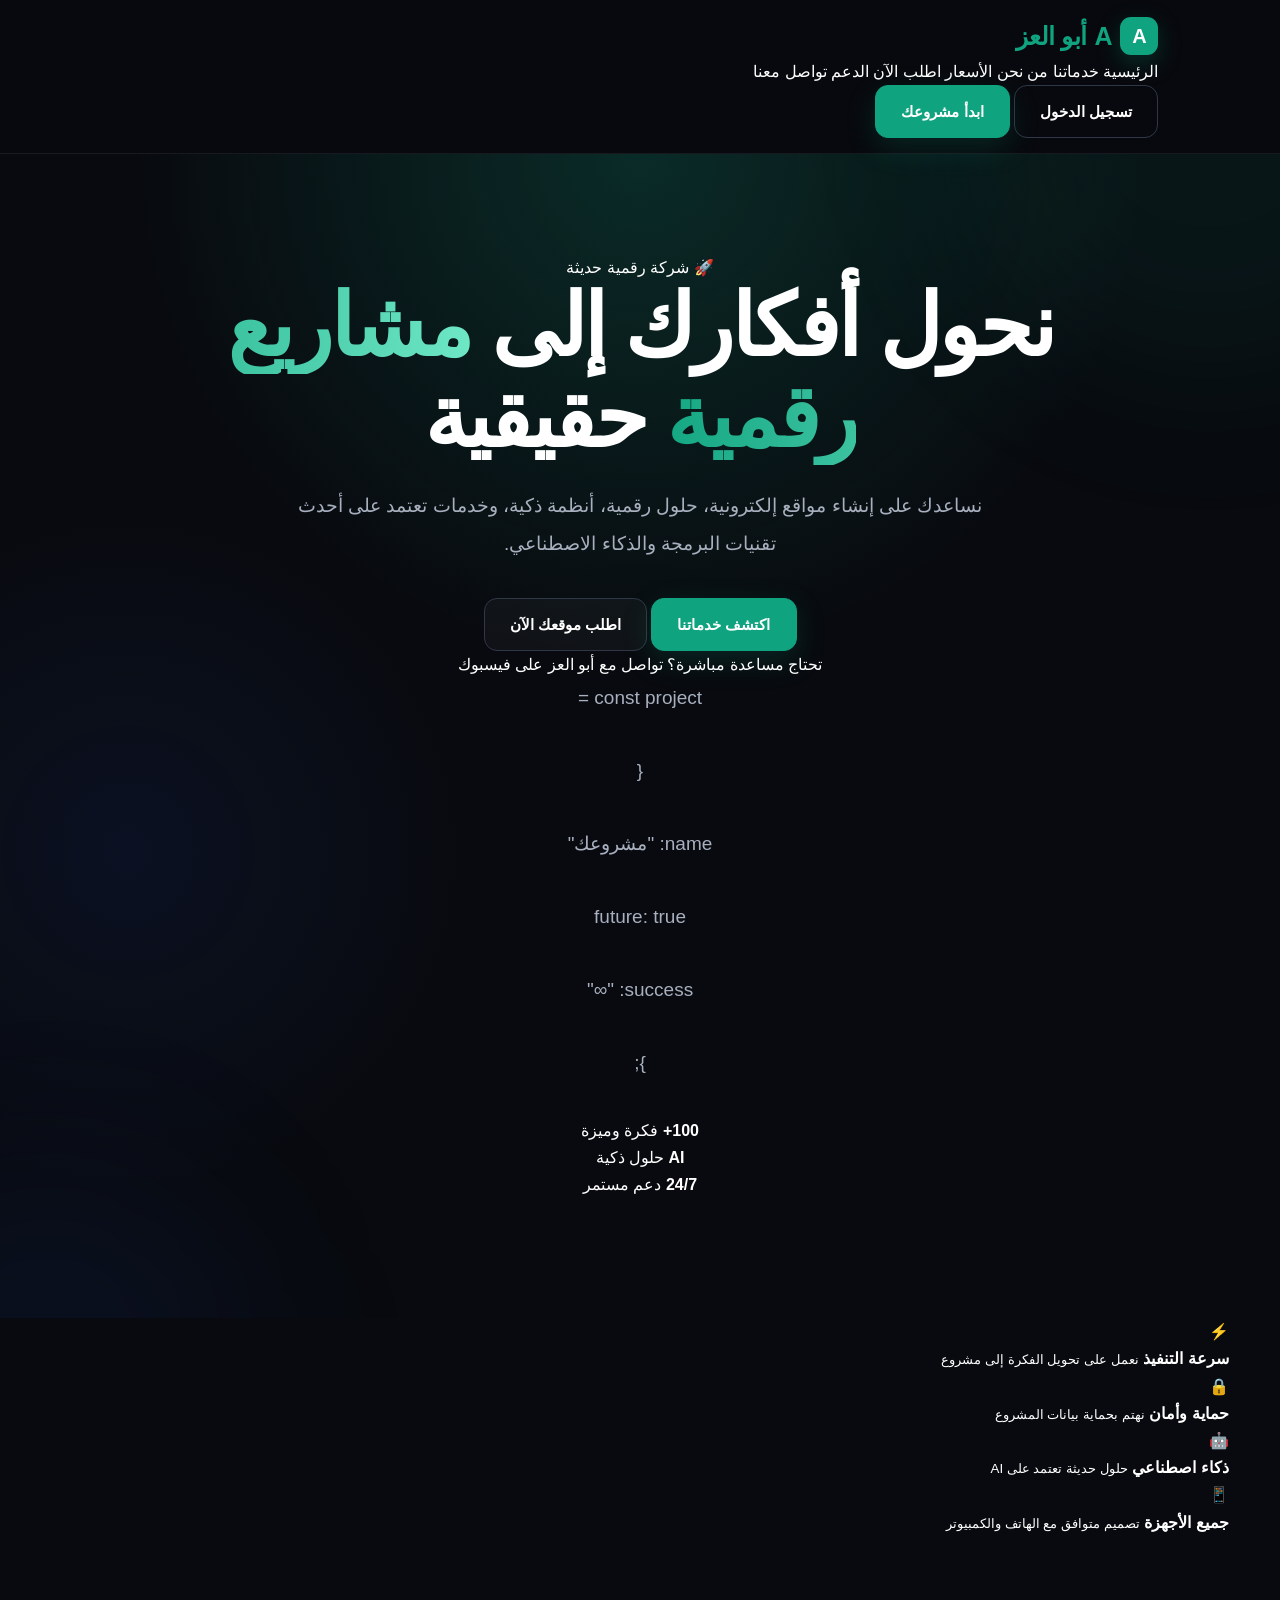
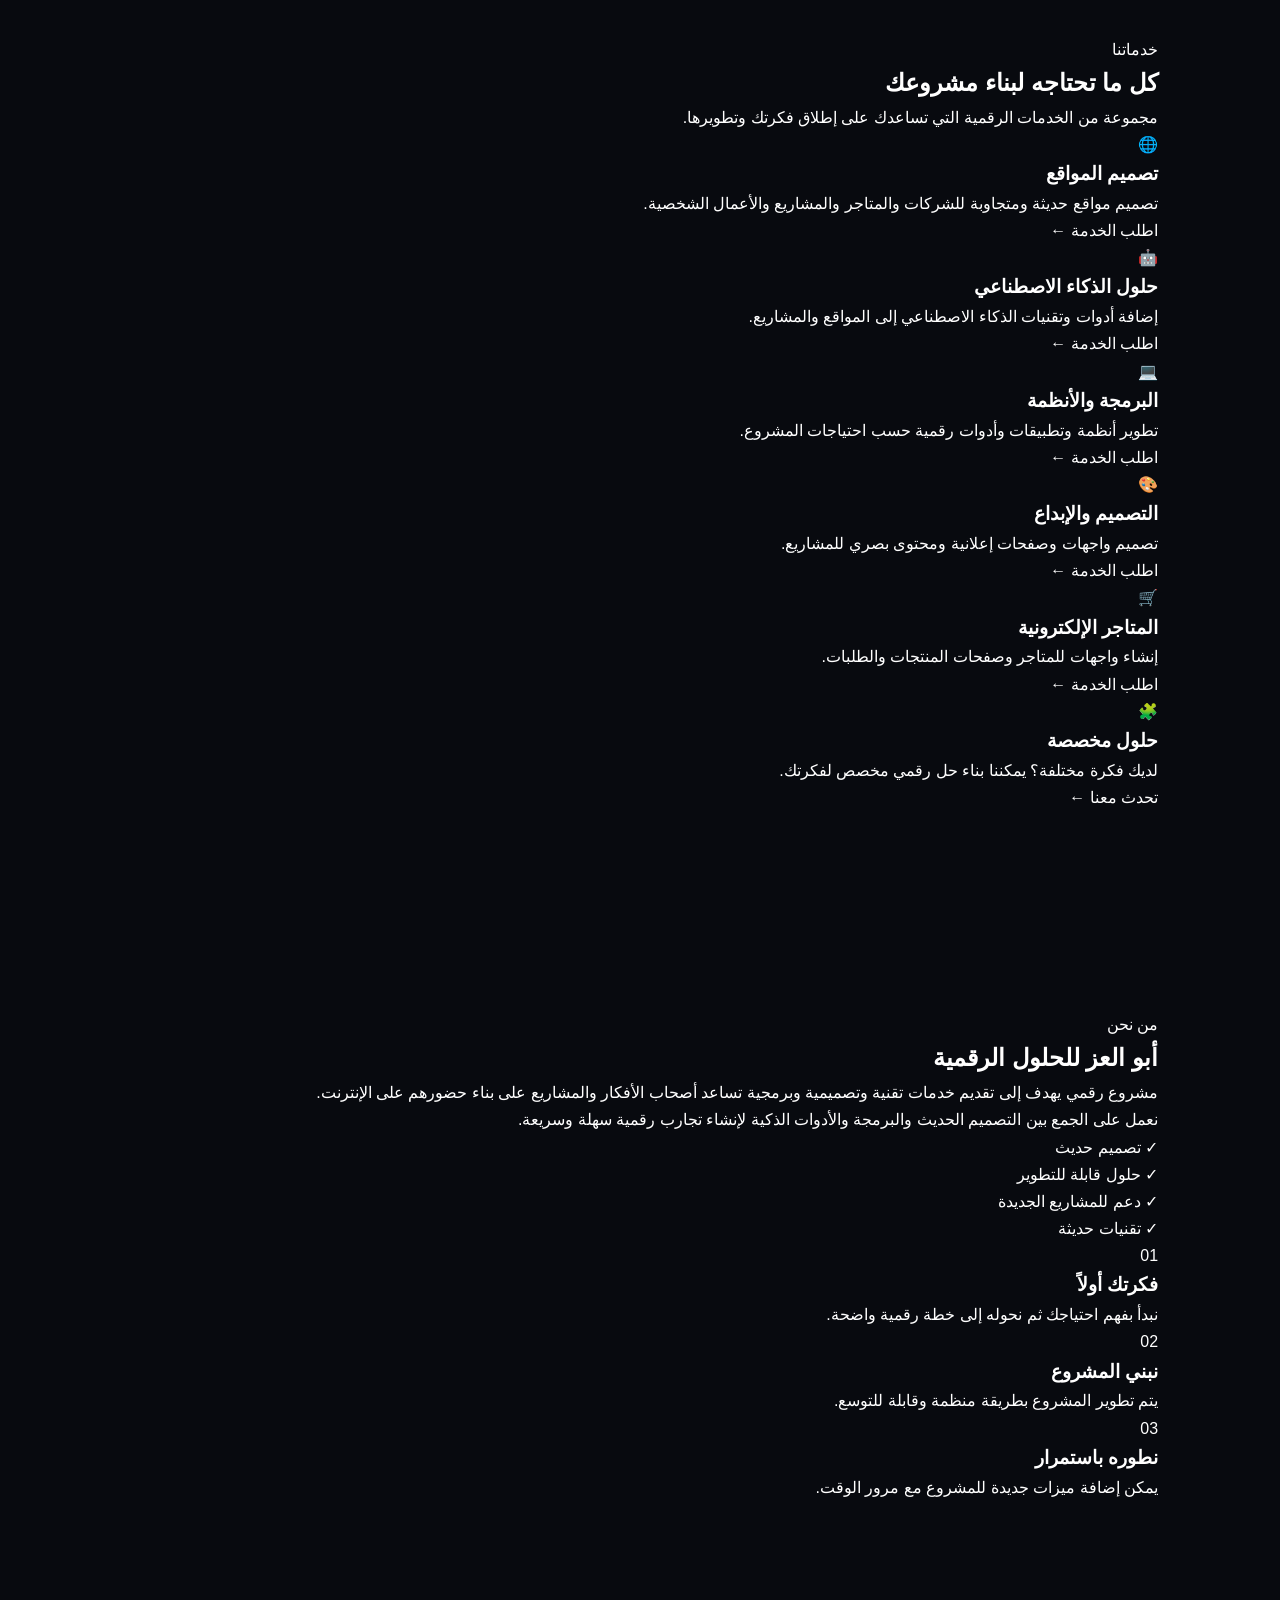
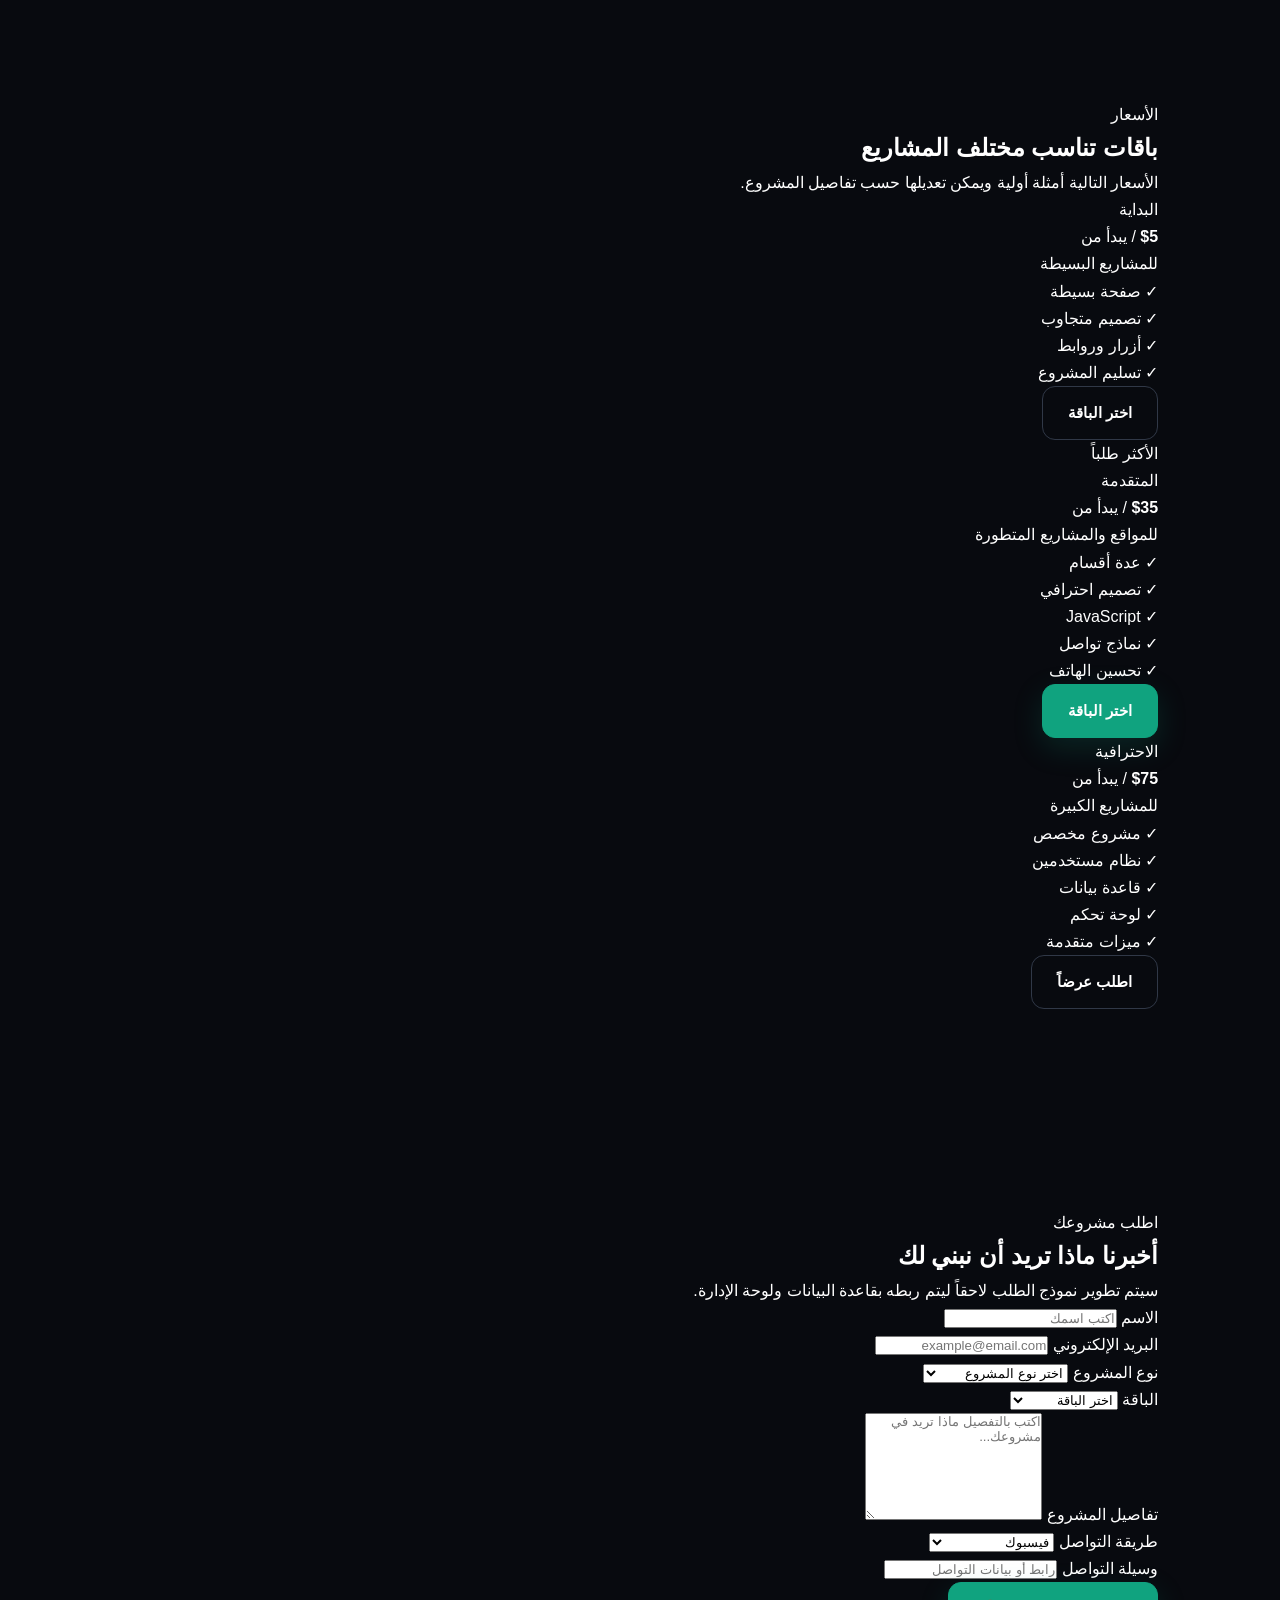
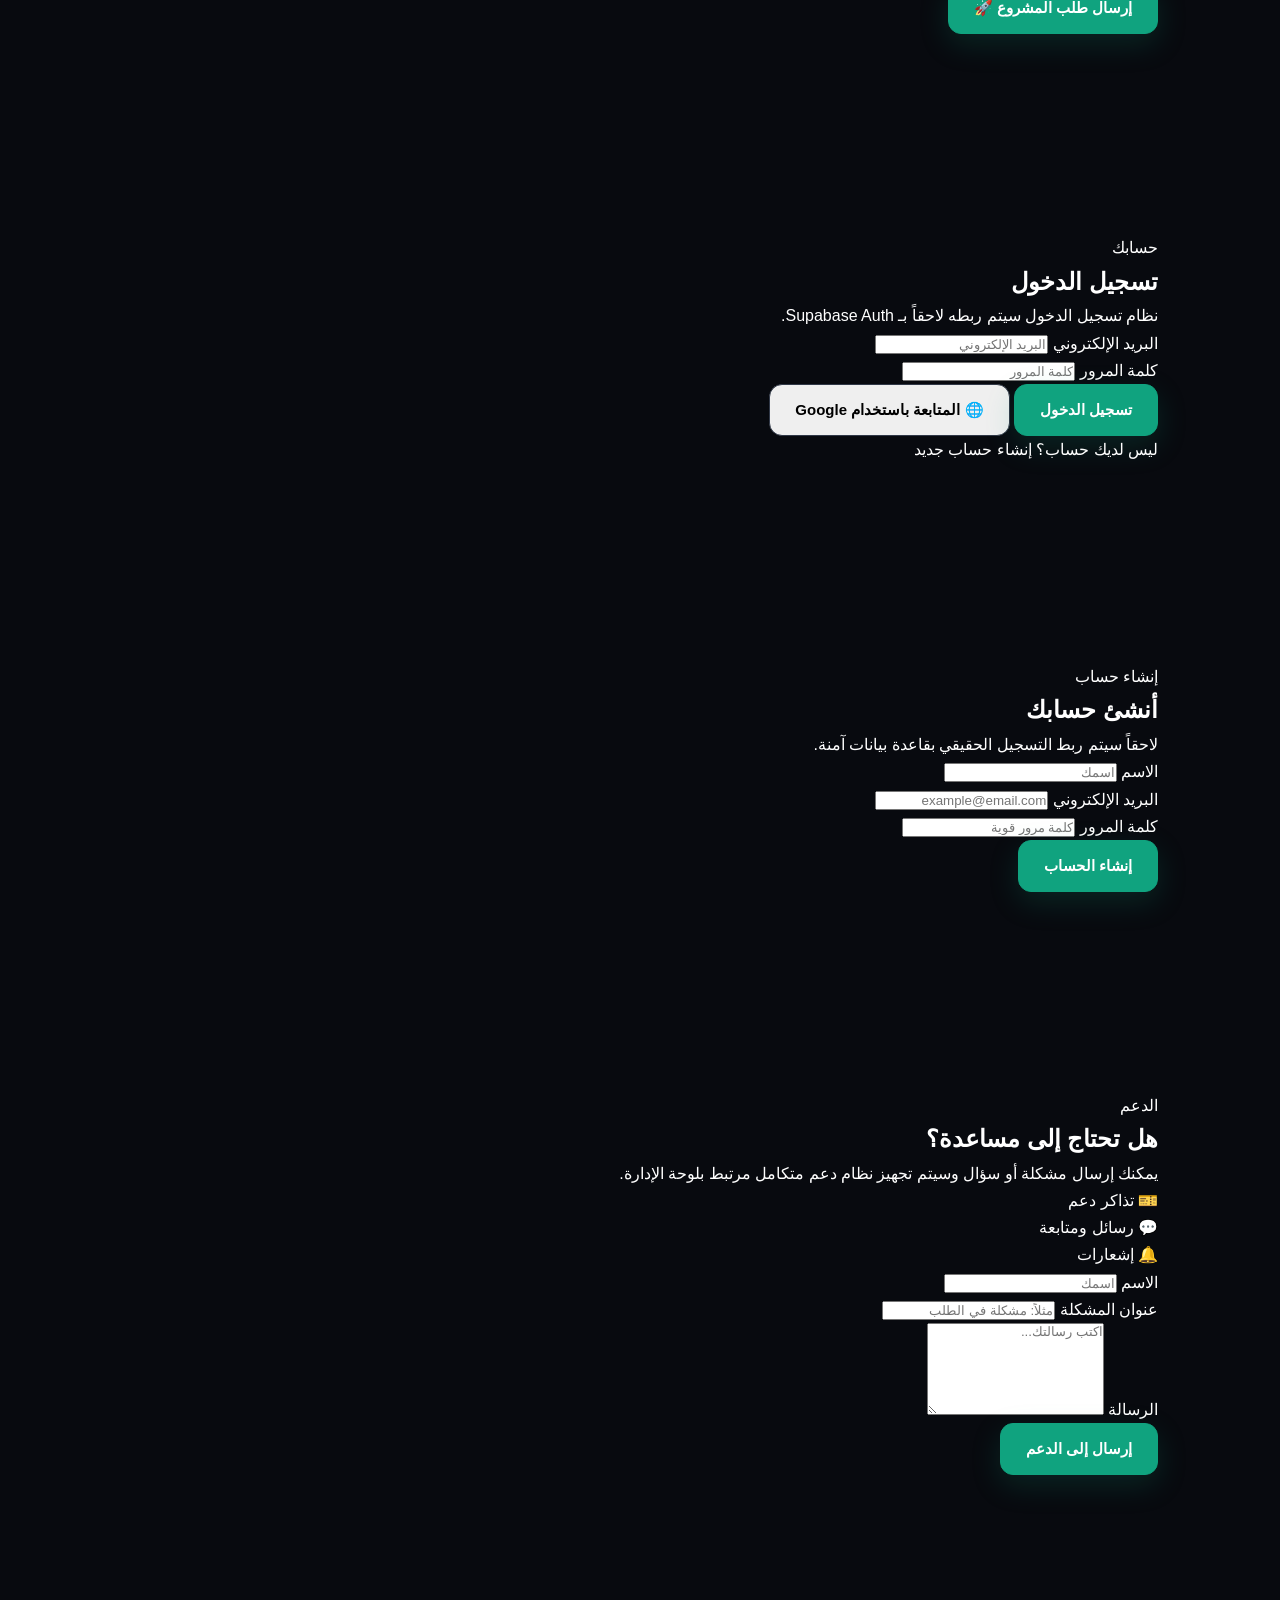
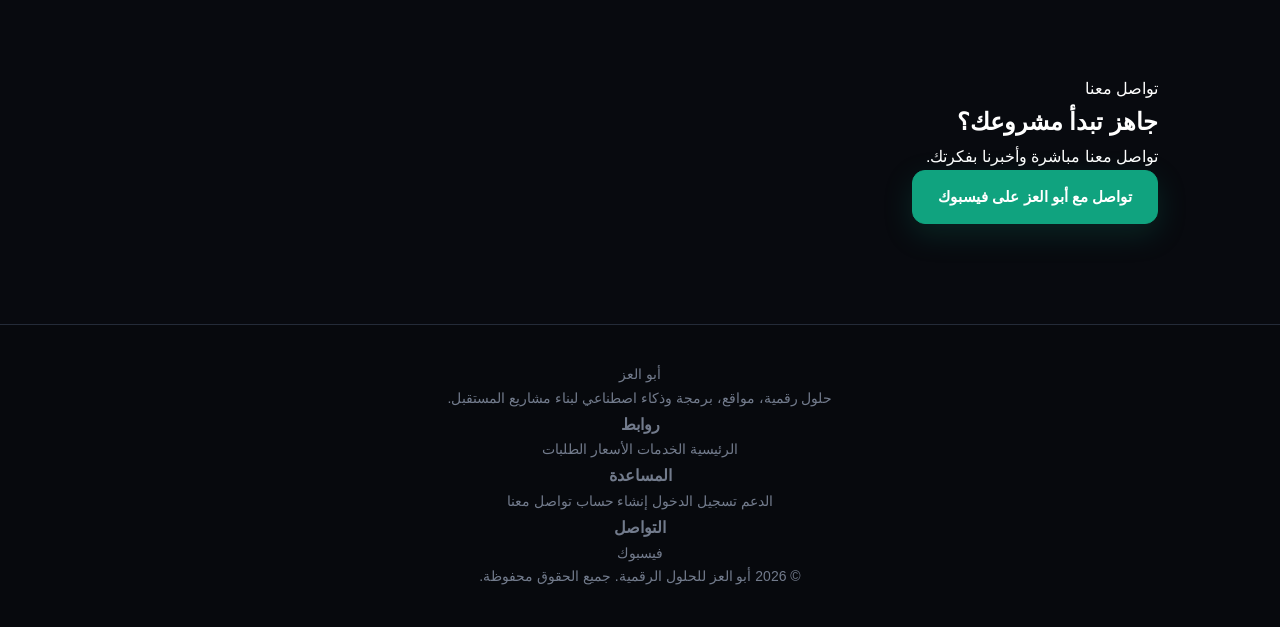
<file: index.html>
<!DOCTYPE html>
<html lang="ar" dir="rtl">

<head>
    <meta charset="UTF-8">

    <meta name="viewport"
          content="width=device-width, initial-scale=1.0">

    <meta name="description"
          content="أبو العز - شركة رقمية متخصصة في تصميم المواقع والحلول الرقمية والذكاء الاصطناعي.">

    <meta name="keywords"
          content="أبو العز, تصميم مواقع, برمجة, ذكاء اصطناعي, مواقع إلكترونية, خدمات رقمية">

    <meta name="author"
          content="أبو العز">

    <meta name="theme-color"
          content="#0b1020">

    <title>أبو العز | شركة الحلول الرقمية</title>

    <!-- ملف التصميم الرئيسي -->
    <link rel="stylesheet" href="style.css">
</head>

<body>

    <!-- =====================================================
         شريط التنقل الرئيسي
    ====================================================== -->

    <header class="navbar">

        <div class="container navbar-inner">

            <a href="index.html"
               class="logo"
               aria-label="العودة إلى الصفحة الرئيسية">

                <span class="logo-icon">A</span>

                <span class="logo-text">
                    أبو العز
                </span>

            </a>


            <nav class="main-nav"
                 aria-label="القائمة الرئيسية">

                <a href="#home">
                    الرئيسية
                </a>

                <a href="#services">
                    خدماتنا
                </a>

                <a href="#about">
                    من نحن
                </a>

                <a href="#pricing">
                    الأسعار
                </a>

                <a href="#orders">
                    اطلب الآن
                </a>

                <a href="#support">
                    الدعم
                </a>

                <a href="#contact">
                    تواصل معنا
                </a>

            </nav>


            <div class="navbar-actions">

                <a href="#login"
                   class="btn btn-small btn-outline">

                    تسجيل الدخول

                </a>

                <a href="#orders"
                   class="btn btn-small btn-primary">

                    ابدأ مشروعك

                </a>

            </div>

        </div>

    </header>


    <!-- =====================================================
         المحتوى الرئيسي
    ====================================================== -->

    <main id="main-content">


        <!-- =================================================
             الصفحة الرئيسية / Hero
        ================================================== -->

        <section id="home"
                 class="hero">

            <div class="container hero-grid">


                <div class="hero-content">

                    <div class="hero-badge">

                        🚀 شركة رقمية حديثة

                    </div>


                    <h1>

                        نحول أفكارك إلى

                        <span class="gradient-text">
                            مشاريع رقمية
                        </span>

                        حقيقية

                    </h1>


                    <p class="hero-description">

                        نساعدك على إنشاء مواقع إلكترونية،
                        حلول رقمية، أنظمة ذكية، وخدمات
                        تعتمد على أحدث تقنيات البرمجة
                        والذكاء الاصطناعي.

                    </p>


                    <div class="hero-buttons">

                        <a href="#services"
                           class="btn btn-primary">

                            اكتشف خدماتنا

                        </a>


                        <a href="#orders"
                           class="btn btn-secondary">

                            اطلب موقعك الآن

                        </a>

                    </div>


                    <div class="hero-contact">

                        <span>
                            تحتاج مساعدة مباشرة؟
                        </span>

                        <a
                            href="https://www.facebook.com/profile.php?id=61591794734274&locale=ar_AR"
                            target="_blank"
                            rel="noopener noreferrer">

                            تواصل مع أبو العز على فيسبوك

                        </a>

                    </div>

                </div>


                <!-- بطاقة الجانب -->

                <div class="hero-card">

                    <div class="hero-card-glow"></div>

                    <div class="hero-card-content">

                        <div class="code-window">

                            <div class="code-window-top">

                                <span></span>
                                <span></span>
                                <span></span>

                            </div>


                            <div class="code-content">

                                <p>
                                    <span class="code-blue">
                                        const
                                    </span>

                                    project =
                                </p>

                                <p class="code-indent">

                                    {

                                </p>

                                <p class="code-indent">

                                    name:

                                    <span class="code-green">
                                        "مشروعك"
                                    </span>

                                </p>

                                <p class="code-indent">

                                    future:

                                    <span class="code-purple">
                                        true
                                    </span>

                                </p>

                                <p class="code-indent">

                                    success:

                                    <span class="code-green">
                                        "∞"
                                    </span>

                                </p>

                                <p>

                                    };

                                </p>

                            </div>

                        </div>


                        <div class="hero-card-info">

                            <div>

                                <strong>
                                    100+
                                </strong>

                                <span>
                                    فكرة وميزة
                                </span>

                            </div>


                            <div>

                                <strong>
                                    AI
                                </strong>

                                <span>
                                    حلول ذكية
                                </span>

                            </div>


                            <div>

                                <strong>
                                    24/7
                                </strong>

                                <span>
                                    دعم مستمر
                                </span>

                            </div>

                        </div>

                    </div>

                </div>

            </div>

        </section>


        <!-- =================================================
             شريط المميزات
        ================================================== -->

        <section class="features-strip">

            <div class="container features-grid">


                <div class="feature-item">

                    <span class="feature-icon">
                        ⚡
                    </span>

                    <div>

                        <strong>
                            سرعة التنفيذ
                        </strong>

                        <small>
                            نعمل على تحويل الفكرة إلى مشروع
                        </small>

                    </div>

                </div>


                <div class="feature-item">

                    <span class="feature-icon">
                        🔒
                    </span>

                    <div>

                        <strong>
                            حماية وأمان
                        </strong>

                        <small>
                            نهتم بحماية بيانات المشروع
                        </small>

                    </div>

                </div>


                <div class="feature-item">

                    <span class="feature-icon">
                        🤖
                    </span>

                    <div>

                        <strong>
                            ذكاء اصطناعي
                        </strong>

                        <small>
                            حلول حديثة تعتمد على AI
                        </small>

                    </div>

                </div>


                <div class="feature-item">

                    <span class="feature-icon">
                        📱
                    </span>

                    <div>

                        <strong>
                            جميع الأجهزة
                        </strong>

                        <small>
                            تصميم متوافق مع الهاتف والكمبيوتر
                        </small>

                    </div>

                </div>

            </div>

        </section>


        <!-- =================================================
             الخدمات
        ================================================== -->

        <section id="services"
                 class="section services-section">

            <div class="container">


                <div class="section-heading">

                    <span class="section-label">
                        خدماتنا
                    </span>

                    <h2>
                        كل ما تحتاجه لبناء مشروعك
                    </h2>

                    <p>
                        مجموعة من الخدمات الرقمية التي
                        تساعدك على إطلاق فكرتك وتطويرها.
                    </p>

                </div>


                <div class="services-grid">


                    <article class="service-card">

                        <div class="service-icon">
                            🌐
                        </div>

                        <h3>
                            تصميم المواقع
                        </h3>

                        <p>
                            تصميم مواقع حديثة ومتجاوبة
                            للشركات والمتاجر والمشاريع
                            والأعمال الشخصية.
                        </p>

                        <a href="#orders">
                            اطلب الخدمة ←
                        </a>

                    </article>


                    <article class="service-card">

                        <div class="service-icon">
                            🤖
                        </div>

                        <h3>
                            حلول الذكاء الاصطناعي
                        </h3>

                        <p>
                            إضافة أدوات وتقنيات الذكاء
                            الاصطناعي إلى المواقع والمشاريع.
                        </p>

                        <a href="#orders">
                            اطلب الخدمة ←
                        </a>

                    </article>


                    <article class="service-card">

                        <div class="service-icon">
                            💻
                        </div>

                        <h3>
                            البرمجة والأنظمة
                        </h3>

                        <p>
                            تطوير أنظمة وتطبيقات وأدوات
                            رقمية حسب احتياجات المشروع.
                        </p>

                        <a href="#orders">
                            اطلب الخدمة ←
                        </a>

                    </article>


                    <article class="service-card">

                        <div class="service-icon">
                            🎨
                        </div>

                        <h3>
                            التصميم والإبداع
                        </h3>

                        <p>
                            تصميم واجهات وصفحات إعلانية
                            ومحتوى بصري للمشاريع.
                        </p>

                        <a href="#orders">
                            اطلب الخدمة ←
                        </a>

                    </article>


                    <article class="service-card">

                        <div class="service-icon">
                            🛒
                        </div>

                        <h3>
                            المتاجر الإلكترونية
                        </h3>

                        <p>
                            إنشاء واجهات للمتاجر وصفحات
                            المنتجات والطلبات.
                        </p>

                        <a href="#orders">
                            اطلب الخدمة ←
                        </a>

                    </article>


                    <article class="service-card">

                        <div class="service-icon">
                            🧩
                        </div>

                        <h3>
                            حلول مخصصة
                        </h3>

                        <p>
                            لديك فكرة مختلفة؟ يمكننا بناء
                            حل رقمي مخصص لفكرتك.
                        </p>

                        <a href="#orders">
                            تحدث معنا ←
                        </a>

                    </article>

                </div>

            </div>

        </section>


        <!-- =================================================
             من نحن
        ================================================== -->

        <section id="about"
                 class="section about-section">

            <div class="container about-grid">


                <div class="about-content">

                    <span class="section-label">
                        من نحن
                    </span>

                    <h2>
                        أبو العز للحلول الرقمية
                    </h2>

                    <p>
                        مشروع رقمي يهدف إلى تقديم خدمات
                        تقنية وتصميمية وبرمجية تساعد أصحاب
                        الأفكار والمشاريع على بناء حضورهم
                        على الإنترنت.
                    </p>

                    <p>
                        نعمل على الجمع بين التصميم الحديث
                        والبرمجة والأدوات الذكية لإنشاء
                        تجارب رقمية سهلة وسريعة.
                    </p>


                    <div class="about-points">

                        <div>
                            ✓ تصميم حديث
                        </div>

                        <div>
                            ✓ حلول قابلة للتطوير
                        </div>

                        <div>
                            ✓ دعم للمشاريع الجديدة
                        </div>

                        <div>
                            ✓ تقنيات حديثة
                        </div>

                    </div>

                </div>


                <div class="about-panel">

                    <div class="about-panel-number">
                        01
                    </div>

                    <h3>
                        فكرتك أولاً
                    </h3>

                    <p>
                        نبدأ بفهم احتياجك ثم نحوله إلى
                        خطة رقمية واضحة.
                    </p>


                    <div class="about-panel-line"></div>


                    <div class="about-panel-number">
                        02
                    </div>

                    <h3>
                        نبني المشروع
                    </h3>

                    <p>
                        يتم تطوير المشروع بطريقة منظمة
                        وقابلة للتوسع.
                    </p>


                    <div class="about-panel-line"></div>


                    <div class="about-panel-number">
                        03
                    </div>

                    <h3>
                        نطوره باستمرار
                    </h3>

                    <p>
                        يمكن إضافة ميزات جديدة للمشروع
                        مع مرور الوقت.
                    </p>

                </div>

            </div>

        </section>


        <!-- =================================================
             الأسعار
        ================================================== -->

        <section id="pricing"
                 class="section pricing-section">

            <div class="container">


                <div class="section-heading">

                    <span class="section-label">
                        الأسعار
                    </span>

                    <h2>
                        باقات تناسب مختلف المشاريع
                    </h2>

                    <p>
                        الأسعار التالية أمثلة أولية ويمكن
                        تعديلها حسب تفاصيل المشروع.
                    </p>

                </div>


                <div class="pricing-grid">


                    <article class="price-card">

                        <span class="price-name">
                            البداية
                        </span>

                        <div class="price">
                            <strong>
                                $5
                            </strong>

                            <span>
                                / يبدأ من
                            </span>
                        </div>

                        <p>
                            للمشاريع البسيطة
                        </p>

                        <ul>

                            <li>
                                ✓ صفحة بسيطة
                            </li>

                            <li>
                                ✓ تصميم متجاوب
                            </li>

                            <li>
                                ✓ أزرار وروابط
                            </li>

                            <li>
                                ✓ تسليم المشروع
                            </li>

                        </ul>

                        <a href="#orders"
                           class="btn btn-outline btn-full">

                            اختر الباقة

                        </a>

                    </article>


                    <article class="price-card featured">

                        <div class="popular-badge">
                            الأكثر طلباً
                        </div>

                        <span class="price-name">
                            المتقدمة
                        </span>

                        <div class="price">

                            <strong>
                                $35
                            </strong>

                            <span>
                                / يبدأ من
                            </span>

                        </div>

                        <p>
                            للمواقع والمشاريع المتطورة
                        </p>

                        <ul>

                            <li>
                                ✓ عدة أقسام
                            </li>

                            <li>
                                ✓ تصميم احترافي
                            </li>

                            <li>
                                ✓ JavaScript
                            </li>

                            <li>
                                ✓ نماذج تواصل
                            </li>

                            <li>
                                ✓ تحسين الهاتف
                            </li>

                        </ul>

                        <a href="#orders"
                           class="btn btn-primary btn-full">

                            اختر الباقة

                        </a>

                    </article>


                    <article class="price-card">

                        <span class="price-name">
                            الاحترافية
                        </span>

                        <div class="price">

                            <strong>
                                $75
                            </strong>

                            <span>
                                / يبدأ من
                            </span>

                        </div>

                        <p>
                            للمشاريع الكبيرة
                        </p>

                        <ul>

                            <li>
                                ✓ مشروع مخصص
                            </li>

                            <li>
                                ✓ نظام مستخدمين
                            </li>

                            <li>
                                ✓ قاعدة بيانات
                            </li>

                            <li>
                                ✓ لوحة تحكم
                            </li>

                            <li>
                                ✓ ميزات متقدمة
                            </li>

                        </ul>

                        <a href="#orders"
                           class="btn btn-outline btn-full">

                            اطلب عرضاً

                        </a>

                    </article>

                </div>

            </div>

        </section>


        <!-- =================================================
             الطلبات
        ================================================== -->

        <section id="orders"
                 class="section order-section">

            <div class="container">


                <div class="section-heading">

                    <span class="section-label">
                        اطلب مشروعك
                    </span>

                    <h2>
                        أخبرنا ماذا تريد أن نبني لك
                    </h2>

                    <p>
                        سيتم تطوير نموذج الطلب لاحقاً ليتم
                        ربطه بقاعدة البيانات ولوحة الإدارة.
                    </p>

                </div>


                <div class="order-box">

                    <form id="orderForm"
                          class="order-form">


                        <div class="form-row">

                            <div class="form-group">

                                <label for="orderName">
                                    الاسم
                                </label>

                                <input
                                    id="orderName"
                                    name="name"
                                    type="text"
                                    placeholder="اكتب اسمك"
                                    autocomplete="name"
                                    required>

                            </div>


                            <div class="form-group">

                                <label for="orderEmail">
                                    البريد الإلكتروني
                                </label>

                                <input
                                    id="orderEmail"
                                    name="email"
                                    type="email"
                                    placeholder="example@email.com"
                                    autocomplete="email">

                            </div>

                        </div>


                        <div class="form-row">

                            <div class="form-group">

                                <label for="projectType">
                                    نوع المشروع
                                </label>

                                <select
                                    id="projectType"
                                    name="project_type"
                                    required>

                                    <option value="">
                                        اختر نوع المشروع
                                    </option>

                                    <option value="website">
                                        موقع إلكتروني
                                    </option>

                                    <option value="store">
                                        متجر إلكتروني
                                    </option>

                                    <option value="ai">
                                        مشروع ذكاء اصطناعي
                                    </option>

                                    <option value="system">
                                        نظام أو لوحة تحكم
                                    </option>

                                    <option value="design">
                                        تصميم
                                    </option>

                                    <option value="other">
                                        شيء آخر
                                    </option>

                                </select>

                            </div>


                            <div class="form-group">

                                <label for="orderPackage">
                                    الباقة
                                </label>

                                <select
                                    id="orderPackage"
                                    name="package">

                                    <option value="">
                                        اختر الباقة
                                    </option>

                                    <option value="starter">
                                        البداية - $5
                                    </option>

                                    <option value="advanced">
                                        المتقدمة - $35
                                    </option>

                                    <option value="professional">
                                        الاحترافية - $75
                                    </option>

                                    <option value="custom">
                                        مشروع مخصص
                                    </option>

                                </select>

                            </div>

                        </div>


                        <div class="form-group">

                            <label for="projectDetails">
                                تفاصيل المشروع
                            </label>

                            <textarea
                                id="projectDetails"
                                name="details"
                                rows="7"
                                placeholder="اكتب بالتفصيل ماذا تريد في مشروعك..."
                                required></textarea>

                        </div>


                        <div class="form-row">

                            <div class="form-group">

                                <label for="contactMethod">
                                    طريقة التواصل
                                </label>

                                <select
                                    id="contactMethod"
                                    name="contact_method">

                                    <option value="facebook">
                                        فيسبوك
                                    </option>

                                    <option value="email">
                                        البريد الإلكتروني
                                    </option>

                                    <option value="later">
                                        سيتم تحديدها لاحقاً
                                    </option>

                                </select>

                            </div>


                            <div class="form-group">

                                <label for="contactValue">
                                    وسيلة التواصل
                                </label>

                                <input
                                    id="contactValue"
                                    name="contact_value"
                                    type="text"
                                    placeholder="رابط أو بيانات التواصل">

                            </div>

                        </div>


                        <button
                            type="submit"
                            class="btn btn-primary btn-large">

                            إرسال طلب المشروع 🚀

                        </button>

                        <p id="orderMessage"
                           class="form-message"
                           aria-live="polite"></p>

                    </form>

                </div>

            </div>

        </section>


        <!-- =================================================
             تسجيل الدخول
        ================================================== -->

        <section id="login"
                 class="section login-section">

            <div class="container">


                <div class="section-heading">

                    <span class="section-label">
                        حسابك
                    </span>

                    <h2>
                        تسجيل الدخول
                    </h2>

                    <p>
                        نظام تسجيل الدخول سيتم ربطه لاحقاً
                        بـ Supabase Auth.
                    </p>

                </div>


                <div class="login-box">

                    <form id="loginForm">


                        <div class="form-group">

                            <label for="loginEmail">
                                البريد الإلكتروني
                            </label>

                            <input
                                id="loginEmail"
                                type="email"
                                name="email"
                                placeholder="البريد الإلكتروني"
                                autocomplete="email"
                                required>

                        </div>


                        <div class="form-group">

                            <label for="loginPassword">
                                كلمة المرور
                            </label>

                            <input
                                id="loginPassword"
                                type="password"
                                name="password"
                                placeholder="كلمة المرور"
                                autocomplete="current-password"
                                required>

                        </div>


                        <button
                            type="submit"
                            class="btn btn-primary btn-full">

                            تسجيل الدخول

                        </button>


                        <button
                            type="button"
                            id="googleLoginButton"
                            class="btn btn-google btn-full">

                            🌐 المتابعة باستخدام Google

                        </button>


                        <p class="login-note">

                            ليس لديك حساب؟

                            <a href="#register">
                                إنشاء حساب جديد
                            </a>

                        </p>

                        <p id="loginMessage"
                           class="form-message"
                           aria-live="polite"></p>

                    </form>

                </div>

            </div>

        </section>


        <!-- =================================================
             التسجيل
        ================================================== -->

        <section id="register"
                 class="section register-section">

            <div class="container">


                <div class="section-heading">

                    <span class="section-label">
                        إنشاء حساب
                    </span>

                    <h2>
                        أنشئ حسابك
                    </h2>

                    <p>
                        لاحقاً سيتم ربط التسجيل الحقيقي
                        بقاعدة بيانات آمنة.
                    </p>

                </div>


                <div class="register-box">

                    <form id="registerForm">


                        <div class="form-group">

                            <label for="registerName">
                                الاسم
                            </label>

                            <input
                                id="registerName"
                                type="text"
                                name="name"
                                placeholder="اسمك"
                                required>

                        </div>


                        <div class="form-group">

                            <label for="registerEmail">
                                البريد الإلكتروني
                            </label>

                            <input
                                id="registerEmail"
                                type="email"
                                name="email"
                                placeholder="example@email.com"
                                required>

                        </div>


                        <div class="form-group">

                            <label for="registerPassword">
                                كلمة المرور
                            </label>

                            <input
                                id="registerPassword"
                                type="password"
                                name="password"
                                placeholder="كلمة مرور قوية"
                                minlength="8"
                                required>

                        </div>


                        <button
                            type="submit"
                            class="btn btn-primary btn-full">

                            إنشاء الحساب

                        </button>


                        <p id="registerMessage"
                           class="form-message"
                           aria-live="polite"></p>

                    </form>

                </div>

            </div>

        </section>


        <!-- =================================================
             الدعم
        ================================================== -->

        <section id="support"
                 class="section support-section">

            <div class="container support-grid">


                <div class="support-content">

                    <span class="section-label">
                        الدعم
                    </span>

                    <h2>
                        هل تحتاج إلى مساعدة؟
                    </h2>

                    <p>
                        يمكنك إرسال مشكلة أو سؤال وسيتم
                        تجهيز نظام دعم متكامل مرتبط بلوحة
                        الإدارة.
                    </p>


                    <div class="support-features">

                        <div>
                            🎫 تذاكر دعم
                        </div>

                        <div>
                            💬 رسائل ومتابعة
                        </div>

                        <div>
                            🔔 إشعارات
                        </div>

                    </div>

                </div>


                <div class="support-box">

                    <form id="supportForm">


                        <div class="form-group">

                            <label for="supportName">
                                الاسم
                            </label>

                            <input
                                id="supportName"
                                type="text"
                                name="name"
                                placeholder="اسمك"
                                required>

                        </div>


                        <div class="form-group">

                            <label for="supportSubject">
                                عنوان المشكلة
                            </label>

                            <input
                                id="supportSubject"
                                type="text"
                                name="subject"
                                placeholder="مثلاً: مشكلة في الطلب"
                                required>

                        </div>


                        <div class="form-group">

                            <label for="supportDetails">
                                الرسالة
                            </label>

                            <textarea
                                id="supportDetails"
                                name="details"
                                rows="6"
                                placeholder="اكتب رسالتك..."
                                required></textarea>

                        </div>


                        <button
                            type="submit"
                            class="btn btn-primary btn-full">

                            إرسال إلى الدعم

                        </button>


                        <p id="supportMessage"
                           class="form-message"
                           aria-live="polite"></p>

                    </form>

                </div>

            </div>

        </section>


        <!-- =================================================
             التواصل
        ================================================== -->

        <section id="contact"
                 class="section contact-section">

            <div class="container contact-box">


                <div>

                    <span class="section-label">
                        تواصل معنا
                    </span>

                    <h2>
                        جاهز تبدأ مشروعك؟
                    </h2>

                    <p>
                        تواصل معنا مباشرة وأخبرنا بفكرتك.
                    </p>

                </div>


                <a
                    href="https://www.facebook.com/profile.php?id=61591794734274&locale=ar_AR"
                    target="_blank"
                    rel="noopener noreferrer"
                    class="btn btn-primary btn-large">

                    تواصل مع أبو العز على فيسبوك

                </a>

            </div>

        </section>

    </main>


    <!-- =====================================================
         التذييل
    ====================================================== -->

    <footer class="footer">

        <div class="container footer-grid">


            <div class="footer-brand">

                <div class="footer-logo">
                    أبو العز
                </div>

                <p>
                    حلول رقمية، مواقع، برمجة وذكاء
                    اصطناعي لبناء مشاريع المستقبل.
                </p>

            </div>


            <div class="footer-column">

                <h3>
                    روابط
                </h3>

                <a href="#home">
                    الرئيسية
                </a>

                <a href="#services">
                    الخدمات
                </a>

                <a href="#pricing">
                    الأسعار
                </a>

                <a href="#orders">
                    الطلبات
                </a>

            </div>


            <div class="footer-column">

                <h3>
                    المساعدة
                </h3>

                <a href="#support">
                    الدعم
                </a>

                <a href="#login">
                    تسجيل الدخول
                </a>

                <a href="#register">
                    إنشاء حساب
                </a>

                <a href="#contact">
                    تواصل معنا
                </a>

            </div>


            <div class="footer-column">

                <h3>
                    التواصل
                </h3>

                <a
                    href="https://www.facebook.com/profile.php?id=61591794734274&locale=ar_AR"
                    target="_blank"
                    rel="noopener noreferrer">

                    فيسبوك

                </a>

            </div>

        </div>


        <div class="footer-bottom">

            <div class="container">

                <p>

                    © <span data-current-year>2026</span>

                    أبو العز للحلول الرقمية.

                    جميع الحقوق محفوظة.

                </p>

            </div>

        </div>

    </footer>


    <!-- =====================================================
         ملفات JavaScript
    ====================================================== -->

    <script src="app.js"></script>

</body>

</html>
</file>
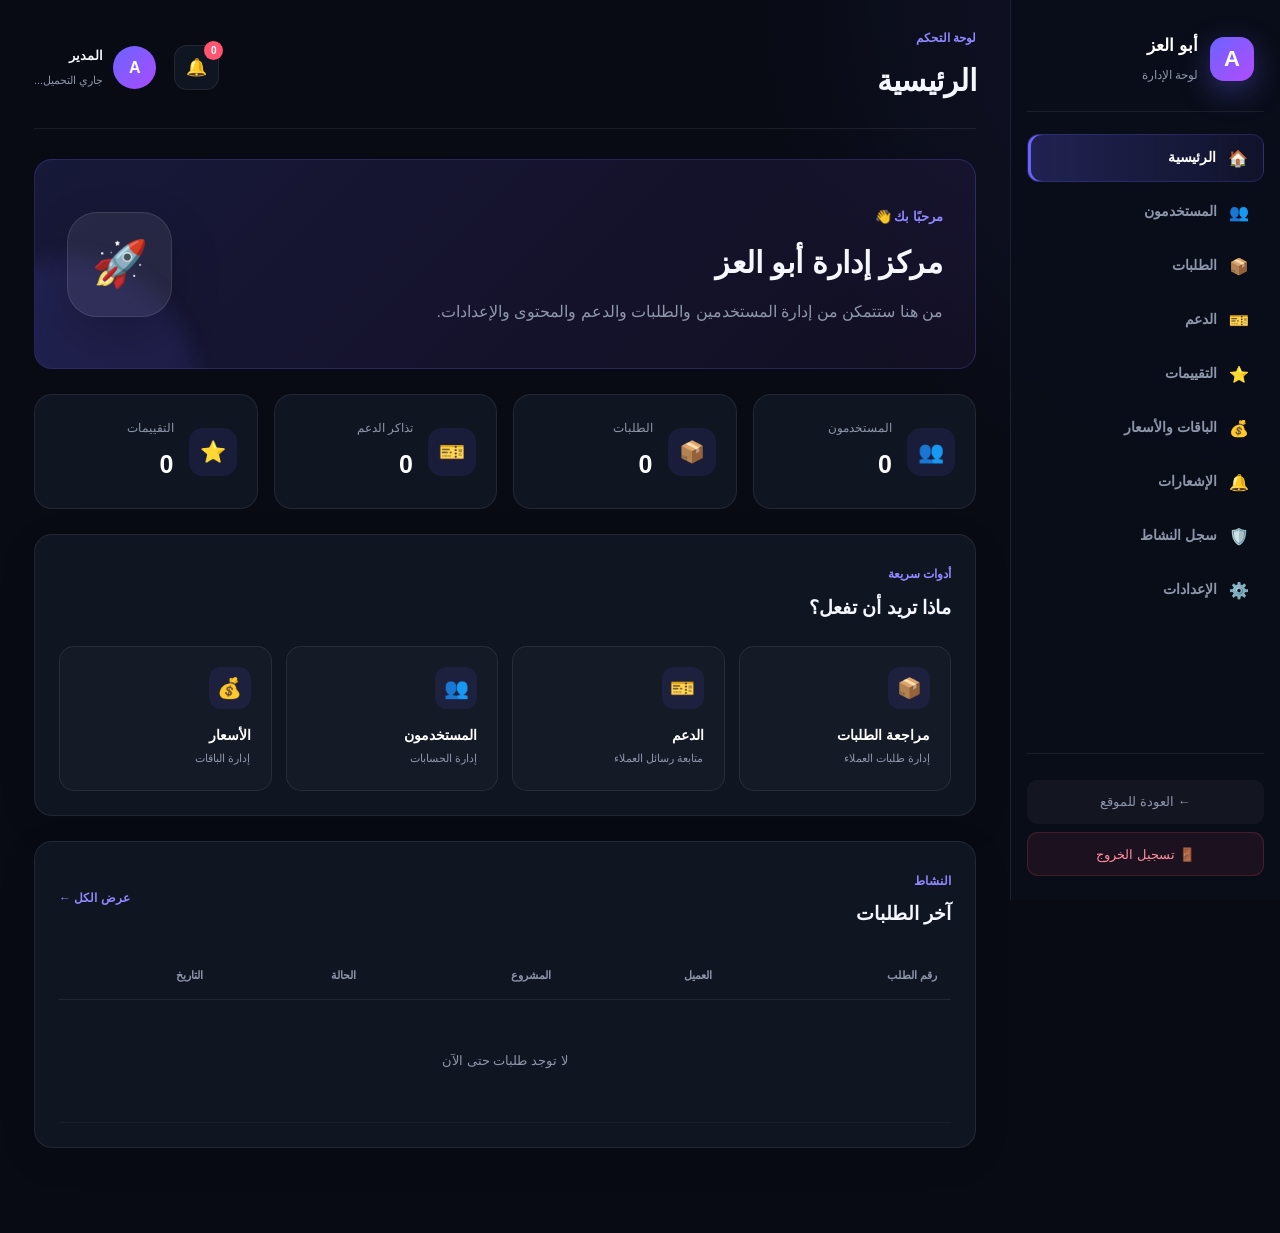
<file: admin.html>
<!DOCTYPE html>
<html lang="ar" dir="rtl">

<head>
    <meta charset="UTF-8">

    <meta name="viewport"
          content="width=device-width, initial-scale=1.0">

    <meta name="robots"
          content="noindex, nofollow">

    <title>لوحة إدارة أبو العز</title>

   <link rel="stylesheet" href="style.css">
<link rel="stylesheet" href="admin.css">
</head>

<body class="admin-page">

    <!-- ==============================
         حماية أولية للوحة
    =============================== -->

    <div id="adminLoading" class="admin-loading">

        <div class="admin-loading-box">

            <div class="admin-spinner"></div>

            <h2>
                جاري التحقق...
            </h2>

            <p>
                يتم التحقق من صلاحيات الدخول
            </p>

        </div>

    </div>


    <!-- ==============================
         لوحة الإدارة
    =============================== -->

    <div id="adminApp"
         class="admin-app"
         hidden>


        <!-- الشريط الجانبي -->

        <aside class="admin-sidebar">

            <div class="admin-brand">

                <div class="admin-logo">
                    A
                </div>

                <div>

                    <strong>
                        أبو العز
                    </strong>

                    <span>
                        لوحة الإدارة
                    </span>

                </div>

            </div>


            <nav class="admin-nav">

                <a href="#dashboard"
                   class="admin-nav-link active">

                    🏠
                    <span>
                        الرئيسية
                    </span>

                </a>


                <a href="#users"
                   class="admin-nav-link">

                    👥
                    <span>
                        المستخدمون
                    </span>

                </a>


                <a href="#orders"
                   class="admin-nav-link">

                    📦
                    <span>
                        الطلبات
                    </span>

                </a>


                <a href="#support"
                   class="admin-nav-link">

                    🎫
                    <span>
                        الدعم
                    </span>

                </a>


                <a href="#reviews"
                   class="admin-nav-link">

                    ⭐
                    <span>
                        التقييمات
                    </span>

                </a>


                <a href="#packages"
                   class="admin-nav-link">

                    💰
                    <span>
                        الباقات والأسعار
                    </span>

                </a>


                <a href="#notifications"
                   class="admin-nav-link">

                    🔔
                    <span>
                        الإشعارات
                    </span>

                </a>


                <a href="#activity"
                   class="admin-nav-link">

                    🛡️
                    <span>
                        سجل النشاط
                    </span>

                </a>


                <a href="#settings"
                   class="admin-nav-link">

                    ⚙️
                    <span>
                        الإعدادات
                    </span>

                </a>

            </nav>


            <div class="admin-sidebar-bottom">

                <a href="index.html"
                   class="admin-back">

                    ← العودة للموقع

                </a>


                <button
                    type="button"
                    id="adminLogoutButton"
                    class="admin-logout">

                    🚪 تسجيل الخروج

                </button>

            </div>

        </aside>


        <!-- ==============================
             المحتوى
        =============================== -->

        <main class="admin-main">


            <!-- الهيدر -->

            <header class="admin-header">

                <div>

                    <span class="admin-header-label">
                        لوحة التحكم
                    </span>

                    <h1 id="adminPageTitle">
                        الرئيسية
                    </h1>

                </div>


                <div class="admin-header-actions">

                    <button
                        type="button"
                        class="admin-icon-button"
                        id="adminNotificationButton"
                        title="الإشعارات">

                        🔔

                        <span
                            id="adminNotificationCount"
                            class="notification-count">

                            0

                        </span>

                    </button>


                    <div class="admin-user">

                        <div class="admin-user-avatar">
                            A
                        </div>

                        <div>

                            <strong id="adminUserName">
                                المدير
                            </strong>

                            <span id="adminUserEmail">
                                جاري التحميل...
                            </span>

                        </div>

                    </div>

                </div>

            </header>


            <!-- ==============================
                 صفحة Dashboard
            =============================== -->

            <section
                id="admin-dashboard"
                class="admin-section active">


                <div class="admin-welcome">

                    <div>

                        <span>
                            مرحبًا بك 👋
                        </span>

                        <h2>
                            مركز إدارة أبو العز
                        </h2>

                        <p>
                            من هنا ستتمكن من إدارة
                            المستخدمين والطلبات والدعم
                            والمحتوى والإعدادات.
                        </p>

                    </div>

                    <div class="admin-welcome-icon">
                        🚀
                    </div>

                </div>


                <!-- الإحصائيات -->

                <div class="admin-stats">


                    <div class="admin-stat-card">

                        <div class="admin-stat-icon">
                            👥
                        </div>

                        <div>

                            <span>
                                المستخدمون
                            </span>

                            <strong id="statUsers">
                                0
                            </strong>

                        </div>

                    </div>


                    <div class="admin-stat-card">

                        <div class="admin-stat-icon">
                            📦
                        </div>

                        <div>

                            <span>
                                الطلبات
                            </span>

                            <strong id="statOrders">
                                0
                            </strong>

                        </div>

                    </div>


                    <div class="admin-stat-card">

                        <div class="admin-stat-icon">
                            🎫
                        </div>

                        <div>

                            <span>
                                تذاكر الدعم
                            </span>

                            <strong id="statSupport">
                                0
                            </strong>

                        </div>

                    </div>


                    <div class="admin-stat-card">

                        <div class="admin-stat-icon">
                            ⭐
                        </div>

                        <div>

                            <span>
                                التقييمات
                            </span>

                            <strong id="statReviews">
                                0
                            </strong>

                        </div>

                    </div>


                </div>


                <!-- الإجراءات السريعة -->

                <div class="admin-panel">

                    <div class="admin-panel-header">

                        <div>

                            <span>
                                أدوات سريعة
                            </span>

                            <h3>
                                ماذا تريد أن تفعل؟
                            </h3>

                        </div>

                    </div>


                    <div class="quick-actions">


                        <button
                            type="button"
                            class="quick-action"
                            data-admin-action="orders">

                            <span>
                                📦
                            </span>

                            <strong>
                                مراجعة الطلبات
                            </strong>

                            <small>
                                إدارة طلبات العملاء
                            </small>

                        </button>


                        <button
                            type="button"
                            class="quick-action"
                            data-admin-action="support">

                            <span>
                                🎫
                            </span>

                            <strong>
                                الدعم
                            </strong>

                            <small>
                                متابعة رسائل العملاء
                            </small>

                        </button>


                        <button
                            type="button"
                            class="quick-action"
                            data-admin-action="users">

                            <span>
                                👥
                            </span>

                            <strong>
                                المستخدمون
                            </strong>

                            <small>
                                إدارة الحسابات
                            </small>

                        </button>


                        <button
                            type="button"
                            class="quick-action"
                            data-admin-action="packages">

                            <span>
                                💰
                            </span>

                            <strong>
                                الأسعار
                            </strong>

                            <small>
                                إدارة الباقات
                            </small>

                        </button>

                    </div>

                </div>


                <!-- آخر الطلبات -->

                <div class="admin-panel">

                    <div class="admin-panel-header">

                        <div>

                            <span>
                                النشاط
                            </span>

                            <h3>
                                آخر الطلبات
                            </h3>

                        </div>

                        <button
                            type="button"
                            class="admin-link-button"
                            data-admin-action="orders">

                            عرض الكل ←

                        </button>

                    </div>


                    <div class="admin-table-wrapper">

                        <table class="admin-table">

                            <thead>

                                <tr>

                                    <th>
                                        رقم الطلب
                                    </th>

                                    <th>
                                        العميل
                                    </th>

                                    <th>
                                        المشروع
                                    </th>

                                    <th>
                                        الحالة
                                    </th>

                                    <th>
                                        التاريخ
                                    </th>

                                </tr>

                            </thead>

                            <tbody id="recentOrders">

                                <tr>

                                    <td colspan="5"
                                        class="empty-table">

                                        لا توجد طلبات حتى الآن

                                    </td>

                                </tr>

                            </tbody>

                        </table>

                    </div>

                </div>

            </section>


            <!-- ==============================
                 المستخدمون
            =============================== -->

            <section
                id="admin-users"
                class="admin-section">

                <div class="admin-section-header">

                    <div>

                        <span>
                            الحسابات
                        </span>

                        <h2>
                            المستخدمون
                        </h2>

                    </div>

                </div>


                <div class="admin-panel">

                    <div class="admin-table-wrapper">

                        <table class="admin-table">

                            <thead>

                                <tr>

                                    <th>
                                        الاسم
                                    </th>

                                    <th>
                                        البريد
                                    </th>

                                    <th>
                                        الحالة
                                    </th>

                                    <th>
                                        تاريخ التسجيل
                                    </th>

                                    <th>
                                        الإجراءات
                                    </th>

                                </tr>

                            </thead>

                            <tbody id="usersTable">

                                <tr>

                                    <td colspan="5"
                                        class="empty-table">

                                        لا توجد بيانات

                                    </td>

                                </tr>

                            </tbody>

                        </table>

                    </div>

                </div>

            </section>


            <!-- ==============================
                 الطلبات
            =============================== -->

            <section
                id="admin-orders"
                class="admin-section">

                <div class="admin-section-header">

                    <div>

                        <span>
                            المشاريع
                        </span>

                        <h2>
                            الطلبات
                        </h2>

                    </div>


                    <button
                        type="button"
                        class="btn btn-primary">

                        + طلب جديد

                    </button>

                </div>


                <div class="admin-panel">

                    <div class="admin-table-wrapper">

                        <table class="admin-table">

                            <thead>

                                <tr>

                                    <th>
                                        ID
                                    </th>

                                    <th>
                                        العميل
                                    </th>

                                    <th>
                                        نوع المشروع
                                    </th>

                                    <th>
                                        الباقة
                                    </th>

                                    <th>
                                        الحالة
                                    </th>

                                    <th>
                                        الإجراءات
                                    </th>

                                </tr>

                            </thead>

                            <tbody id="ordersTable">

                                <tr>

                                    <td colspan="6"
                                        class="empty-table">

                                        لا توجد طلبات

                                    </td>

                                </tr>

                            </tbody>

                        </table>

                    </div>

                </div>

            </section>


            <!-- ==============================
                 الدعم
            =============================== -->

            <section
                id="admin-support"
                class="admin-section">

                <div class="admin-section-header">

                    <div>

                        <span>
                            العملاء
                        </span>

                        <h2>
                            الدعم والتذاكر
                        </h2>

                    </div>

                </div>


                <div class="admin-panel">

                    <div class="admin-table-wrapper">

                        <table class="admin-table">

                            <thead>

                                <tr>

                                    <th>
                                        رقم التذكرة
                                    </th>

                                    <th>
                                        العميل
                                    </th>

                                    <th>
                                        الموضوع
                                    </th>

                                    <th>
                                        الحالة
                                    </th>

                                    <th>
                                        التاريخ
                                    </th>

                                    <th>
                                        فتح
                                    </th>

                                </tr>

                            </thead>

                            <tbody id="supportTable">

                                <tr>

                                    <td colspan="6"
                                        class="empty-table">

                                        لا توجد تذاكر دعم

                                    </td>

                                </tr>

                            </tbody>

                        </table>

                    </div>

                </div>

            </section>


            <!-- ==============================
                 التقييمات
            =============================== -->

            <section
                id="admin-reviews"
                class="admin-section">

                <div class="admin-section-header">

                    <div>

                        <span>
                            آراء العملاء
                        </span>

                        <h2>
                            التقييمات
                        </h2>

                    </div>

                </div>


                <div
                    id="reviewsContainer"
                    class="admin-reviews-grid">

                    <div class="admin-empty-state">

                        <span>
                            ⭐
                        </span>

                        <h3>
                            لا توجد تقييمات
                        </h3>

                        <p>
                            ستظهر تقييمات العملاء هنا.
                        </p>

                    </div>

                </div>

            </section>


            <!-- ==============================
                 الباقات
            =============================== -->

            <section
                id="admin-packages"
                class="admin-section">

                <div class="admin-section-header">

                    <div>

                        <span>
                            المتجر
                        </span>

                        <h2>
                            الباقات والأسعار
                        </h2>

                    </div>


                    <button
                        type="button"
                        class="btn btn-primary">

                        + إضافة باقة

                    </button>

                </div>


                <div
                    id="packagesContainer"
                    class="admin-packages-grid">

                    <div class="admin-package-card">

                        <span>
                            البداية
                        </span>

                        <strong>
                            $5
                        </strong>

                        <p>
                            الباقة الأساسية للمشاريع
                            الصغيرة.
                        </p>

                        <button
                            type="button"
                            class="admin-link-button">

                            تعديل

                        </button>

                    </div>


                    <div class="admin-package-card">

                        <span>
                            المتقدمة
                        </span>

                        <strong>
                            $35
                        </strong>

                        <p>
                            للمواقع والمشاريع المتقدمة.
                        </p>

                        <button
                            type="button"
                            class="admin-link-button">

                            تعديل

                        </button>

                    </div>


                    <div class="admin-package-card">

                        <span>
                            الاحترافية
                        </span>

                        <strong>
                            $75
                        </strong>

                        <p>
                            للمشاريع الكبيرة والمخصصة.
                        </p>

                        <button
                            type="button"
                            class="admin-link-button">

                            تعديل

                        </button>

                    </div>

                </div>

            </section>


            <!-- ==============================
                 الإشعارات
            =============================== -->

            <section
                id="admin-notifications"
                class="admin-section">

                <div class="admin-section-header">

                    <div>

                        <span>
                            النظام
                        </span>

                        <h2>
                            الإشعارات
                        </h2>

                    </div>

                </div>


                <div class="admin-panel">

                    <div
                        id="adminNotificationsList"
                        class="admin-notifications-list">

                        <div class="admin-empty-state">

                            <span>
                                🔔
                            </span>

                            <h3>
                                لا توجد إشعارات
                            </h3>

                        </div>

                    </div>

                </div>

            </section>


            <!-- ==============================
                 سجل النشاط
            =============================== -->

            <section
                id="admin-activity"
                class="admin-section">

                <div class="admin-section-header">

                    <div>

                        <span>
                            الأمان
                        </span>

                        <h2>
                            سجل نشاط الإدارة
                        </h2>

                    </div>

                </div>


                <div class="admin-panel">

                    <div class="admin-table-wrapper">

                        <table class="admin-table">

                            <thead>

                                <tr>

                                    <th>
                                        المستخدم
                                    </th>

                                    <th>
                                        العملية
                                    </th>

                                    <th>
                                        التفاصيل
                                    </th>

                                    <th>
                                        التاريخ
                                    </th>

                                </tr>

                            </thead>

                            <tbody id="activityTable">

                                <tr>

                                    <td colspan="4"
                                        class="empty-table">

                                        لا يوجد نشاط مسجل

                                    </td>

                                </tr>

                            </tbody>

                        </table>

                    </div>

                </div>

            </section>


            <!-- ==============================
                 الإعدادات
            =============================== -->

            <section
                id="admin-settings"
                class="admin-section">

                <div class="admin-section-header">

                    <div>

                        <span>
                            النظام
                        </span>

                        <h2>
                            إعدادات الموقع
                        </h2>

                    </div>

                </div>


                <div class="admin-settings-grid">


                    <div class="admin-panel">

                        <h3>
                            معلومات الشركة
                        </h3>

                        <div class="form-group">

                            <label>
                                اسم الشركة
                            </label>

                            <input
                                type="text"
                                value="أبو العز"
                                id="companyName">

                        </div>


                        <div class="form-group">

                            <label>
                                رابط فيسبوك
                            </label>

                            <input
                                type="url"
                                value="https://www.facebook.com/profile.php?id=61591794734274&locale=ar_AR"
                                id="facebookUrl">

                        </div>


                        <button
                            type="button"
                            class="btn btn-primary">

                            حفظ الإعدادات

                        </button>

                    </div>


                    <div class="admin-panel">

                        <h3>
                            حالة النظام
                        </h3>

                        <div class="system-status">

                            <div>

                                <span>
                                    الموقع
                                </span>

                                <strong class="status-online">
                                    ● يعمل
                                </strong>

                            </div>


                            <div>

                                <span>
                                    قاعدة البيانات
                                </span>

                                <strong>
                                    سيتم الربط لاحقاً
                                </strong>

                            </div>


                            <div>

                                <span>
                                    المصادقة
                                </span>

                                <strong>
                                    سيتم ربط Supabase
                                </strong>

                            </div>

                        </div>

                    </div>

                </div>

            </section>

        </main>

    </div>


    <!-- رسالة النظام -->

    <div
        id="adminToast"
        class="admin-toast"
        aria-live="polite">
    </div>


    <!-- JavaScript الخاص باللوحة -->

    <script>

        "use strict";


        /*
         * هذا الملف حالياً هو الواجهة الأولية
         * للوحة الإدارة.
         *
         * لاحقاً سيتم ربطه بـ:
         *
         * Supabase Auth
         * Supabase Database
         * صلاحيات المدير
         * المستخدمين
         * الطلبات
         * الدعم
         * الإشعارات
         * سجل النشاط
         */


        const AdminApp = {

            state: {

                currentSection: "dashboard",

                initialized: false

            },


            init() {

                this.setupNavigation();

                this.setupQuickActions();

                this.setupLogout();

                this.setupHashNavigation();

                this.loadInitialData();

                this.state.initialized = true;

            },


            setupNavigation() {

                const links =
                    document.querySelectorAll(
                        ".admin-nav-link"
                    );


                links.forEach(link => {

                    link.addEventListener(
                        "click",
                        event => {

                            event.preventDefault();

                            const target =
                                link.getAttribute(
                                    "href"
                                ).replace("#", "");

                            this.showSection(target);

                        }
                    );

                });

            },


            setupQuickActions() {

                const buttons =
                    document.querySelectorAll(
                        "[data-admin-action]"
                    );


                buttons.forEach(button => {

                    button.addEventListener(
                        "click",
                        () => {

                            const target =
                                button.dataset.adminAction;

                            this.showSection(target);

                        }
                    );

                });

            },


            setupLogout() {

                const button =
                    document.getElementById(
                        "adminLogoutButton"
                    );


                if (!button) {

                    return;

                }


                button.addEventListener(
                    "click",
                    () => {

                        this.logout();

                    }
                );

            },


            setupHashNavigation() {

                window.addEventListener(
                    "hashchange",
                    () => {

                        const hash =
                            window.location.hash
                            .replace("#", "");

                        if (hash) {

                            this.showSection(hash);

                        }

                    }
                );

            },


            showSection(section) {

                const sections =
                    document.querySelectorAll(
                        ".admin-section"
                    );


                sections.forEach(item => {

                    item.classList.remove(
                        "active"
                    );

                });


                const target =
                    document.getElementById(
                        "admin-" + section
                    );


                if (!target) {

                    return;

                }


                target.classList.add("active");


                const links =
                    document.querySelectorAll(
                        ".admin-nav-link"
                    );


                links.forEach(link => {

                    link.classList.remove(
                        "active"
                    );


                    if (
                        link.getAttribute(
                            "href"
                        ) === "#" + section
                    ) {

                        link.classList.add(
                            "active"
                        );

                    }

                });


                const title =
                    document.getElementById(
                        "adminPageTitle"
                    );


                if (title) {

                    const activeLink =
                        document.querySelector(
                            '.admin-nav-link.active span'
                        );


                    if (activeLink) {

                        title.textContent =
                            activeLink.textContent.trim();

                    }

                }


                this.state.currentSection =
                    section;


                window.location.hash =
                    section;

            },


            loadInitialData() {

                /*
                 * مؤقتاً نعرض اللوحة.
                 *
                 * في المرحلة القادمة لن نعتمد
                 * على بيانات وهمية.
                 *
                 * سيتم جلب البيانات من Supabase.
                 */

                const loading =
                    document.getElementById(
                        "adminLoading"
                    );

                const app =
                    document.getElementById(
                        "adminApp"
                    );


                setTimeout(() => {

                    if (loading) {

                        loading.style.display =
                            "none";

                    }


                    if (app) {

                        app.hidden = false;

                    }

                }, 700);

            },


            logout() {

                localStorage.removeItem(
                    "abo_al_ezz_admin_session"
                );


                window.location.href =
                    "index.html";

            }

        };


        document.addEventListener(
            "DOMContentLoaded",
            () => {

                AdminApp.init();

            }
        );

    </script>

</body>

</html>
</file>
<file: style.css>
/* =========================================================
   ABO AL-EZZ COMPANY
   MAIN DESIGN SYSTEM
   ========================================================= */

:root {
    --bg-main: #080a0f;
    --bg-secondary: #0e1118;
    --bg-card: #121722;
    --bg-card-hover: #171e2b;

    --text-main: #ffffff;
    --text-secondary: #a8b0bf;
    --text-muted: #727b8c;

    --primary: #10a37f;
    --primary-hover: #0c8f70;
    --primary-light: #6ee7c5;

    --border: #242b38;
    --border-light: #303847;

    --shadow: 0 20px 60px rgba(0, 0, 0, 0.35);

    --radius-small: 10px;
    --radius-medium: 16px;
    --radius-large: 24px;

    --container: 1200px;

    --transition: 0.25s ease;
}


/* =========================================================
   RESET
   ========================================================= */

* {
    margin: 0;
    padding: 0;
    box-sizing: border-box;
}

html {
    scroll-behavior: smooth;
}

body {
    margin: 0;
    padding: 0;
    background: var(--bg-main);
    color: var(--text-main);
    font-family: Arial, Tahoma, sans-serif;
    line-height: 1.7;
    overflow-x: hidden;
}

body,
button,
input,
textarea,
select {
    font-family: Arial, Tahoma, sans-serif;
}

a {
    text-decoration: none;
    color: inherit;
}

button {
    border: 0;
}

img {
    max-width: 100%;
    display: block;
}

ul,
ol {
    list-style: none;
}


/* =========================================================
   SELECTION
   ========================================================= */

::selection {
    background: var(--primary);
    color: white;
}


/* =========================================================
   SCROLLBAR
   ========================================================= */

::-webkit-scrollbar {
    width: 9px;
}

::-webkit-scrollbar-track {
    background: #080a0f;
}

::-webkit-scrollbar-thumb {
    background: #293140;
    border-radius: 20px;
}

::-webkit-scrollbar-thumb:hover {
    background: var(--primary);
}


/* =========================================================
   GENERAL CONTAINER
   ========================================================= */

.container {
    width: min(92%, var(--container));
    margin: 0 auto;
}


/* =========================================================
   NAVBAR
   ========================================================= */

.navbar {
    width: 100%;
    min-height: 76px;

    position: sticky;
    top: 0;
    z-index: 1000;

    display: flex;
    align-items: center;
    justify-content: space-between;

    padding: 15px 6%;

    background: rgba(8, 10, 15, 0.88);

    border-bottom: 1px solid rgba(255, 255, 255, 0.07);

    backdrop-filter: blur(18px);
    -webkit-backdrop-filter: blur(18px);
}


/* =========================================================
   LOGO
   ========================================================= */

.logo {
    display: inline-flex;
    align-items: center;
    gap: 8px;

    font-size: 25px;
    font-weight: 800;

    letter-spacing: -0.5px;
}

.logo span {
    color: var(--primary);
}

.logo::before {
    content: "A";

    width: 38px;
    height: 38px;

    display: inline-flex;
    align-items: center;
    justify-content: center;

    border-radius: 11px;

    background: var(--primary);

    color: white;

    font-size: 20px;
    font-weight: 900;

    box-shadow: 0 8px 25px rgba(16, 163, 127, 0.25);
}


/* =========================================================
   NAVIGATION
   ========================================================= */

.nav-links {
    display: flex;
    align-items: center;
    gap: 26px;
}

.nav-links li {
    position: relative;
}

.nav-links a {
    color: var(--text-secondary);

    font-size: 15px;
    font-weight: 600;

    transition: var(--transition);
}

.nav-links a:hover {
    color: white;
}

.nav-links a::after {
    content: "";

    position: absolute;

    right: 0;
    bottom: -9px;

    width: 0;
    height: 2px;

    background: var(--primary);

    transition: var(--transition);
}

.nav-links a:hover::after {
    width: 100%;
}


/* =========================================================
   HERO
   ========================================================= */

.hero {
    position: relative;

    min-height: calc(100vh - 76px);

    display: flex;
    align-items: center;
    justify-content: center;

    text-align: center;

    padding: 100px 20px 120px;

    overflow: hidden;

    background:
        radial-gradient(
            circle at 50% 0%,
            rgba(16, 163, 127, 0.22),
            transparent 38%
        ),
        radial-gradient(
            circle at 10% 60%,
            rgba(40, 100, 255, 0.08),
            transparent 25%
        ),
        var(--bg-main);
}

.hero::before {
    content: "";

    position: absolute;

    width: 500px;
    height: 500px;

    top: -280px;
    right: -180px;

    border-radius: 50%;

    background: rgba(16, 163, 127, 0.08);

    filter: blur(80px);

    pointer-events: none;
}

.hero::after {
    content: "";

    position: absolute;

    width: 400px;
    height: 400px;

    bottom: -250px;
    left: -150px;

    border-radius: 50%;

    background: rgba(50, 100, 255, 0.07);

    filter: blur(90px);

    pointer-events: none;
}


/* =========================================================
   HERO CONTENT
   ========================================================= */

.hero-content {
    position: relative;
    z-index: 2;

    width: min(100%, 900px);

    margin: 0 auto;
}

.badge {
    display: inline-flex;
    align-items: center;
    gap: 8px;

    padding: 8px 17px;

    margin-bottom: 28px;

    border: 1px solid rgba(16, 163, 127, 0.35);

    border-radius: 999px;

    color: var(--primary-light);

    background: rgba(16, 163, 127, 0.08);

    font-size: 14px;
    font-weight: 700;

    box-shadow:
        0 0 0 1px rgba(16, 163, 127, 0.03),
        0 10px 35px rgba(0, 0, 0, 0.2);
}


/* =========================================================
   HERO TITLE
   ========================================================= */

.hero h1 {
    max-width: 900px;

    margin: 0 auto 25px;

    font-size: clamp(45px, 8vw, 86px);

    line-height: 1.05;

    font-weight: 900;

    letter-spacing: -3px;
}

.hero h1 span {
    color: var(--primary);

    background:
        linear-gradient(
            90deg,
            #10a37f,
            #6ee7c5
        );

    -webkit-background-clip: text;
    background-clip: text;

    -webkit-text-fill-color: transparent;
}


/* =========================================================
   HERO DESCRIPTION
   ========================================================= */

.hero p {
    max-width: 720px;

    margin: 0 auto 35px;

    color: var(--text-secondary);

    font-size: 19px;

    line-height: 2;
}


/* =========================================================
   BUTTONS
   ========================================================= */

.buttons {
    display: flex;

    justify-content: center;

    align-items: center;

    flex-wrap: wrap;

    gap: 14px;
}

.btn {
    min-height: 52px;

    display: inline-flex;

    align-items: center;

    justify-content: center;

    padding: 13px 25px;

    border-radius: 13px;

    border: 1px solid var(--border-light);

    font-size: 15px;

    font-weight: 800;

    cursor: pointer;

    transition:
        transform var(--transition),
        background var(--transition),
        border-color var(--transition),
        box-shadow var(--transition);
}

.btn:hover {
    transform: translateY(-3px);
}

.btn:active {
    transform: translateY(0);
}

.btn-primary {
    background: var(--primary);

    border-color: var(--primary);

    color: white;

    box-shadow:
        0 10px 30px rgba(16, 163, 127, 0.18);
}

.btn-primary:hover {
    background: var(--primary-hover);

    box-shadow:
        0 15px 35px rgba(16, 163, 127, 0.28);
}

.btn-secondary {
    background: rgba(255, 255, 255, 0.03);

    color: white;
}

.btn-secondary:hover {
    border-color: var(--primary);

    background: rgba(16, 163, 127, 0.08);
}


/* =========================================================
   SECTIONS
   ========================================================= */

.section {
    position: relative;

    width: 100%;

    padding: 100px 6%;
}

.section-title {
    max-width: 760px;

    margin: 0 auto 55px;

    text-align: center;
}

.section-title h2 {
    margin-bottom: 13px;

    font-size: clamp(32px, 5vw, 48px);

    line-height: 1.2;

    font-weight: 900;
}

.section-title p {
    color: var(--text-secondary);

    font-size: 16px;

    line-height: 1.9;
}


/* =========================================================
   SERVICES GRID
   ========================================================= */

.cards {
    width: min(100%, var(--container));

    margin: 0 auto;

    display: grid;

    grid-template-columns:
        repeat(3, minmax(0, 1fr));

    gap: 22px;
}

.card {
    position: relative;

    padding: 32px;

    min-height: 250px;

    background:
        linear-gradient(
            145deg,
            rgba(255, 255, 255, 0.035),
            rgba(255, 255, 255, 0.01)
        );

    border: 1px solid var(--border);

    border-radius: var(--radius-large);

    overflow: hidden;

    transition:
        transform var(--transition),
        border-color var(--transition),
        background var(--transition),
        box-shadow var(--transition);
}

.card::before {
    content: "";

    position: absolute;

    width: 150px;
    height: 150px;

    top: -80px;
    left: -70px;

    border-radius: 50%;

    background: rgba(16, 163, 127, 0.08);

    filter: blur(20px);
}

.card:hover {
    transform: translateY(-8px);

    border-color: rgba(16, 163, 127, 0.55);

    background: var(--bg-card-hover);

    box-shadow: var(--shadow);
}

.card-icon {
    position: relative;

    width: 58px;
    height: 58px;

    display: flex;

    align-items: center;
    justify-content: center;

    margin-bottom: 22px;

    border-radius: 17px;

    background: rgba(16, 163, 127, 0.1);

    border: 1px solid rgba(16, 163, 127, 0.2);

    font-size: 28px;
}

.card h3 {
    position: relative;

    margin-bottom: 12px;

    font-size: 22px;

    font-weight: 800;
}

.card p {
    position: relative;

    color: var(--text-secondary);

    font-size: 15px;

    line-height: 1.9;
}


/* =========================================================
   CTA
   ========================================================= */

.cta {
    position: relative;

    width: min(88%, 1100px);

    margin: 30px auto 100px;

    padding: 75px 30px;

    text-align: center;

    overflow: hidden;

    border-radius: 30px;

    border: 1px solid rgba(16, 163, 127, 0.28);

    background:
        radial-gradient(
            circle at center,
            rgba(16, 163, 127, 0.13),
            transparent 65%
        ),
        #0d1219;

    box-shadow: var(--shadow);
}

.cta::before {
    content: "";

    position: absolute;

    width: 250px;
    height: 250px;

    top: -140px;
    right: -100px;

    border-radius: 50%;

    background: rgba(16, 163, 127, 0.08);

    filter: blur(30px);
}

.cta h2 {
    position: relative;

    margin-bottom: 15px;

    font-size: clamp(30px, 5vw, 46px);

    font-weight: 900;
}

.cta p {
    position: relative;

    max-width: 650px;

    margin: 0 auto 30px;

    color: var(--text-secondary);

    line-height: 1.9;
}


/* =========================================================
   FOOTER
   ========================================================= */

footer {
    padding: 38px 6%;

    border-top: 1px solid var(--border);

    background: #07090d;

    text-align: center;

    color: var(--text-muted);

    font-size: 14px;
}


/* =========================================================
   FOCUS ACCESSIBILITY
   ========================================================= */

a:focus-visible,
button:focus-visible,
input:focus-visible,
textarea:focus-visible,
select:focus-visible {
    outline: 2px solid var(--primary-light);

    outline-offset: 4px;
}


/* =========================================================
   RESPONSIVE TABLET
   ========================================================= */

@media (max-width: 1000px) {

    .navbar {
        padding-left: 4%;
        padding-right: 4%;
    }

    .section {
        padding-left: 4%;
        padding-right: 4%;
    }

    .cards {
        grid-template-columns:
            repeat(2, minmax(0, 1fr));
    }

    .hero h1 {
        letter-spacing: -2px;
    }
}


/* =========================================================
   RESPONSIVE MOBILE
   ========================================================= */

@media (max-width: 700px) {

    .navbar {
        min-height: 68px;

        padding: 12px 5%;
    }

    .logo {
        font-size: 21px;
    }

    .logo::before {
        width: 34px;
        height: 34px;

        border-radius: 9px;

        font-size: 17px;
    }

    .nav-links {
        display: none;
    }

    .hero {
        min-height: calc(100vh - 68px);

        padding: 75px 18px 90px;
    }

    .hero h1 {
        font-size: clamp(42px, 13vw, 65px);

        letter-spacing: -2px;
    }

    .hero p {
        font-size: 16px;

        line-height: 1.9;
    }

    .section {
        padding: 75px 5%;
    }

    .section-title {
        margin-bottom: 35px;
    }

    .cards {
        grid-template-columns: 1fr;

        gap: 16px;
    }

    .card {
        padding: 27px;

        min-height: auto;
    }

    .cta {
        width: 90%;

        margin-bottom: 75px;

        padding: 55px 20px;

        border-radius: 24px;
    }

    .buttons {
        flex-direction: column;
    }

    .buttons .btn {
        width: min(100%, 330px);
    }
}


/* =========================================================
   SMALL MOBILE
   ========================================================= */

@media (max-width: 400px) {

    .hero h1 {
        font-size: 40px;
    }

    .badge {
        font-size: 12px;
    }

    .hero p {
        font-size: 15px;
    }

    .card h3 {
        font-size: 20px;
    }
}


/* =========================================================
   REDUCED MOTION
   ========================================================= */

@media (prefers-reduced-motion: reduce) {

    html {
        scroll-behavior: auto;
    }

    *,
    *::before,
    *::after {
        transition: none !important;
        animation: none !important;
    }
}
</file>
<file: admin.css>
/* =========================================================
   أبو العز - لوحة الإدارة
   Admin Dashboard Styles
========================================================= */

:root {
    --admin-bg: #080b14;
    --admin-panel: #101522;
    --admin-panel-2: #151b2b;
    --admin-border: rgba(255, 255, 255, 0.08);

    --admin-text: #f5f7ff;
    --admin-muted: #8d96aa;

    --admin-primary: #6c63ff;
    --admin-primary-light: #8f88ff;

    --admin-success: #28d17c;
    --admin-warning: #ffb020;
    --admin-danger: #ff5570;
    --admin-info: #42a5ff;

    --admin-sidebar-width: 270px;

    --admin-radius: 18px;

    --admin-shadow:
        0 20px 60px rgba(0, 0, 0, 0.25);

    --admin-transition:
        0.25s ease;
}


/* =========================================================
   Reset
========================================================= */

.admin-page {
    margin: 0;
    padding: 0;

    min-height: 100vh;

    background:
        radial-gradient(
            circle at top right,
            rgba(108, 99, 255, 0.12),
            transparent 30%
        ),
        var(--admin-bg);

    color: var(--admin-text);

    font-family:
        Arial,
        "Segoe UI",
        Tahoma,
        sans-serif;
}


.admin-page *,
.admin-page *::before,
.admin-page *::after {
    box-sizing: border-box;
}


/* =========================================================
   Loading
========================================================= */

.admin-loading {
    position: fixed;

    inset: 0;

    z-index: 99999;

    display: flex;

    align-items: center;

    justify-content: center;

    background: var(--admin-bg);
}


.admin-loading-box {
    width: min(90%, 420px);

    padding: 40px;

    text-align: center;

    background: var(--admin-panel);

    border: 1px solid var(--admin-border);

    border-radius: var(--admin-radius);

    box-shadow: var(--admin-shadow);
}


.admin-loading-box h2 {
    margin: 20px 0 8px;

    font-size: 22px;
}


.admin-loading-box p {
    margin: 0;

    color: var(--admin-muted);
}


.admin-spinner {
    width: 55px;

    height: 55px;

    margin: auto;

    border: 4px solid
        rgba(255, 255, 255, 0.08);

    border-top-color:
        var(--admin-primary);

    border-radius: 50%;

    animation:
        adminSpin 0.8s linear infinite;
}


@keyframes adminSpin {

    to {
        transform: rotate(360deg);
    }

}


/* =========================================================
   التطبيق
========================================================= */

.admin-app {
    display: flex;

    min-height: 100vh;
}


/* =========================================================
   Sidebar
========================================================= */

.admin-sidebar {
    position: fixed;

    top: 0;
    right: 0;
    bottom: 0;

    width: var(--admin-sidebar-width);

    display: flex;

    flex-direction: column;

    padding: 24px 16px;

    background:
        rgba(10, 14, 25, 0.96);

    border-left:
        1px solid var(--admin-border);

    backdrop-filter:
        blur(20px);

    z-index: 1000;
}


/* =========================================================
   Brand
========================================================= */

.admin-brand {
    display: flex;

    align-items: center;

    gap: 12px;

    padding: 8px 10px 26px;

    border-bottom:
        1px solid var(--admin-border);
}


.admin-logo {
    width: 44px;

    height: 44px;

    display: flex;

    align-items: center;

    justify-content: center;

    border-radius: 14px;

    background:
        linear-gradient(
            135deg,
            var(--admin-primary),
            #b14cff
        );

    color: white;

    font-size: 22px;

    font-weight: 900;

    box-shadow:
        0 10px 30px
        rgba(108, 99, 255, 0.35);
}


.admin-brand strong {
    display: block;

    color: white;

    font-size: 17px;
}


.admin-brand span {
    display: block;

    margin-top: 4px;

    color: var(--admin-muted);

    font-size: 12px;
}


/* =========================================================
   Navigation
========================================================= */

.admin-nav {
    display: flex;

    flex-direction: column;

    gap: 6px;

    padding-top: 22px;

    overflow-y: auto;
}


.admin-nav-link {
    display: flex;

    align-items: center;

    gap: 12px;

    min-height: 48px;

    padding: 0 15px;

    color: var(--admin-muted);

    text-decoration: none;

    border-radius: 12px;

    transition:
        var(--admin-transition);
}


.admin-nav-link:hover {
    color: white;

    background:
        rgba(255, 255, 255, 0.05);
}


.admin-nav-link.active {
    color: white;

    background:
        linear-gradient(
            90deg,
            rgba(108, 99, 255, 0.25),
            rgba(108, 99, 255, 0.08)
        );

    border:
        1px solid
        rgba(108, 99, 255, 0.2);

    box-shadow:
        inset 3px 0 0
        var(--admin-primary);
}


.admin-nav-link span {
    font-size: 14px;

    font-weight: 600;
}


/* =========================================================
   Sidebar Bottom
========================================================= */

.admin-sidebar-bottom {
    margin-top: auto;

    padding-top: 18px;

    border-top:
        1px solid var(--admin-border);
}


.admin-back,
.admin-logout {
    width: 100%;

    min-height: 44px;

    display: flex;

    align-items: center;

    justify-content: center;

    margin-top: 8px;

    border-radius: 11px;

    font-size: 13px;

    text-decoration: none;

    cursor: pointer;

    transition:
        var(--admin-transition);
}


.admin-back {
    color: var(--admin-muted);

    background:
        rgba(255, 255, 255, 0.04);
}


.admin-back:hover {
    color: white;

    background:
        rgba(255, 255, 255, 0.08);
}


.admin-logout {
    border: 1px solid
        rgba(255, 85, 112, 0.18);

    background:
        rgba(255, 85, 112, 0.08);

    color:
        #ff8da0;
}


.admin-logout:hover {
    background:
        rgba(255, 85, 112, 0.16);

    color: white;
}


/* =========================================================
   Main
========================================================= */

.admin-main {
    width: calc(
        100% - var(--admin-sidebar-width)
    );

    margin-right:
        var(--admin-sidebar-width);

    min-height: 100vh;

    padding: 28px 34px 60px;
}


/* =========================================================
   Header
========================================================= */

.admin-header {
    display: flex;

    align-items: center;

    justify-content: space-between;

    gap: 20px;

    margin-bottom: 30px;

    padding-bottom: 22px;

    border-bottom:
        1px solid var(--admin-border);
}


.admin-header-label {
    display: block;

    margin-bottom: 7px;

    color:
        var(--admin-primary-light);

    font-size: 12px;

    font-weight: 700;
}


.admin-header h1 {
    margin: 0;

    font-size: 30px;

    letter-spacing: -0.5px;
}


.admin-header-actions {
    display: flex;

    align-items: center;

    gap: 18px;
}


/* =========================================================
   Notification Button
========================================================= */

.admin-icon-button {
    position: relative;

    width: 45px;

    height: 45px;

    display: flex;

    align-items: center;

    justify-content: center;

    border: 1px solid var(--admin-border);

    border-radius: 13px;

    background:
        var(--admin-panel);

    color: white;

    cursor: pointer;

    font-size: 17px;

    transition:
        var(--admin-transition);
}


.admin-icon-button:hover {
    transform: translateY(-2px);

    border-color:
        rgba(108, 99, 255, 0.4);
}


.notification-count {
    position: absolute;

    top: -5px;

    right: -5px;

    min-width: 19px;

    height: 19px;

    display: flex;

    align-items: center;

    justify-content: center;

    padding: 0 5px;

    border-radius: 20px;

    background:
        var(--admin-danger);

    color: white;

    font-size: 10px;

    font-weight: 800;
}


/* =========================================================
   Admin User
========================================================= */

.admin-user {
    display: flex;

    align-items: center;

    gap: 10px;
}


.admin-user-avatar {
    width: 43px;

    height: 43px;

    display: flex;

    align-items: center;

    justify-content: center;

    border-radius: 50%;

    background:
        linear-gradient(
            135deg,
            var(--admin-primary),
            #a84cff
        );

    color: white;

    font-weight: 900;
}


.admin-user strong {
    display: block;

    font-size: 13px;
}


.admin-user span {
    display: block;

    margin-top: 4px;

    max-width: 190px;

    overflow: hidden;

    text-overflow: ellipsis;

    white-space: nowrap;

    color: var(--admin-muted);

    font-size: 11px;
}


/* =========================================================
   Sections
========================================================= */

.admin-section {
    display: none;

    animation:
        adminFadeIn 0.3s ease;
}


.admin-section.active {
    display: block;
}


@keyframes adminFadeIn {

    from {
        opacity: 0;

        transform:
            translateY(8px);
    }

    to {
        opacity: 1;

        transform:
            translateY(0);
    }

}


/* =========================================================
   Welcome
========================================================= */

.admin-welcome {
    position: relative;

    display: flex;

    align-items: center;

    justify-content: space-between;

    overflow: hidden;

    min-height: 210px;

    margin-bottom: 25px;

    padding: 32px;

    border:
        1px solid
        rgba(108, 99, 255, 0.22);

    border-radius:
        var(--admin-radius);

    background:
        linear-gradient(
            135deg,
            rgba(108, 99, 255, 0.16),
            rgba(177, 76, 255, 0.06)
        );
}


.admin-welcome::before {
    content: "";

    position: absolute;

    width: 260px;

    height: 260px;

    left: -100px;

    bottom: -150px;

    border-radius: 50%;

    background:
        rgba(108, 99, 255, 0.12);

    filter:
        blur(10px);
}


.admin-welcome h2 {
    margin: 8px 0 10px;

    font-size: 30px;
}


.admin-welcome p {
    max-width: 650px;

    margin: 0;

    color: var(--admin-muted);

    line-height: 1.8;
}


.admin-welcome > div:first-child > span {
    color:
        var(--admin-primary-light);

    font-size: 13px;

    font-weight: 700;
}


.admin-welcome-icon {
    position: relative;

    width: 105px;

    height: 105px;

    display: flex;

    align-items: center;

    justify-content: center;

    border-radius: 30px;

    background:
        rgba(255, 255, 255, 0.07);

    border:
        1px solid
        rgba(255, 255, 255, 0.1);

    font-size: 45px;

    box-shadow:
        0 20px 50px
        rgba(0, 0, 0, 0.2);
}


/* =========================================================
   Stats
========================================================= */

.admin-stats {
    display: grid;

    grid-template-columns:
        repeat(4, 1fr);

    gap: 16px;

    margin-bottom: 25px;
}


.admin-stat-card {
    display: flex;

    align-items: center;

    gap: 15px;

    min-height: 115px;

    padding: 20px;

    background:
        var(--admin-panel);

    border:
        1px solid
        var(--admin-border);

    border-radius:
        var(--admin-radius);

    transition:
        var(--admin-transition);
}


.admin-stat-card:hover {
    transform:
        translateY(-4px);

    border-color:
        rgba(108, 99, 255, 0.25);

    box-shadow:
        var(--admin-shadow);
}


.admin-stat-icon {
    width: 48px;

    height: 48px;

    flex: 0 0 48px;

    display: flex;

    align-items: center;

    justify-content: center;

    border-radius: 14px;

    background:
        rgba(108, 99, 255, 0.1);

    font-size: 21px;
}


.admin-stat-card span {
    display: block;

    color: var(--admin-muted);

    font-size: 12px;
}


.admin-stat-card strong {
    display: block;

    margin-top: 5px;

    color: white;

    font-size: 25px;
}


/* =========================================================
   Panels
========================================================= */

.admin-panel {
    margin-bottom: 25px;

    padding: 24px;

    background:
        var(--admin-panel);

    border:
        1px solid
        var(--admin-border);

    border-radius:
        var(--admin-radius);

    box-shadow:
        0 10px 40px
        rgba(0, 0, 0, 0.08);
}


.admin-panel-header {
    display: flex;

    align-items: center;

    justify-content: space-between;

    gap: 20px;

    margin-bottom: 22px;
}


.admin-panel-header span,
.admin-section-header span {
    color:
        var(--admin-primary-light);

    font-size: 12px;

    font-weight: 700;
}


.admin-panel-header h3 {
    margin: 5px 0 0;

    font-size: 19px;
}


/* =========================================================
   Quick Actions
========================================================= */

.quick-actions {
    display: grid;

    grid-template-columns:
        repeat(4, 1fr);

    gap: 14px;
}


.quick-action {
    display: flex;

    flex-direction: column;

    align-items: flex-start;

    min-height: 145px;

    padding: 20px;

    border:
        1px solid
        var(--admin-border);

    border-radius: 15px;

    background:
        rgba(255, 255, 255, 0.025);

    color: white;

    text-align: right;

    cursor: pointer;

    transition:
        var(--admin-transition);
}


.quick-action:hover {
    transform:
        translateY(-4px);

    background:
        rgba(108, 99, 255, 0.08);

    border-color:
        rgba(108, 99, 255, 0.25);
}


.quick-action > span {
    width: 42px;

    height: 42px;

    display: flex;

    align-items: center;

    justify-content: center;

    margin-bottom: 18px;

    border-radius: 12px;

    background:
        rgba(108, 99, 255, 0.1);

    font-size: 20px;
}


.quick-action strong {
    font-size: 14px;
}


.quick-action small {
    margin-top: 7px;

    color: var(--admin-muted);

    line-height: 1.5;
}


/* =========================================================
   Section Header
========================================================= */

.admin-section-header {
    display: flex;

    align-items: center;

    justify-content: space-between;

    margin-bottom: 25px;
}


.admin-section-header h2 {
    margin: 6px 0 0;

    font-size: 28px;
}


/* =========================================================
   Tables
========================================================= */

.admin-table-wrapper {
    width: 100%;

    overflow-x: auto;
}


.admin-table {
    width: 100%;

    min-width: 720px;

    border-collapse: collapse;
}


.admin-table th {
    padding: 14px;

    border-bottom:
        1px solid
        var(--admin-border);

    color: var(--admin-muted);

    text-align: right;

    font-size: 11px;

    font-weight: 700;

    white-space: nowrap;
}


.admin-table td {
    padding: 17px 14px;

    border-bottom:
        1px solid
        rgba(255, 255, 255, 0.045);

    color:
        rgba(255, 255, 255, 0.86);

    font-size: 13px;
}


.admin-table tbody tr {
    transition:
        var(--admin-transition);
}


.admin-table tbody tr:hover {
    background:
        rgba(255, 255, 255, 0.025);
}


.empty-table {
    padding: 50px !important;

    color:
        var(--admin-muted) !important;

    text-align: center;
}


/* =========================================================
   Buttons
========================================================= */

.admin-page .btn {
    border: none;

    cursor: pointer;
}


.admin-link-button {
    border: none;

    background: transparent;

    color:
        var(--admin-primary-light);

    cursor: pointer;

    font-size: 12px;

    font-weight: 700;
}


.admin-link-button:hover {
    color: white;
}


/* =========================================================
   Forms
========================================================= */

.admin-page .form-group {
    margin-bottom: 18px;
}


.admin-page label {
    display: block;

    margin-bottom: 8px;

    color:
        rgba(255, 255, 255, 0.8);

    font-size: 12px;

    font-weight: 700;
}


.admin-page input,
.admin-page select,
.admin-page textarea {
    width: 100%;

    min-height: 46px;

    padding: 12px 14px;

    outline: none;

    border:
        1px solid
        var(--admin-border);

    border-radius: 11px;

    background:
        rgba(255, 255, 255, 0.035);

    color: white;

    font-family: inherit;

    transition:
        var(--admin-transition);
}


.admin-page textarea {
    resize: vertical;
}


.admin-page input:focus,
.admin-page select:focus,
.admin-page textarea:focus {
    border-color:
        var(--admin-primary);

    box-shadow:
        0 0 0 3px
        rgba(108, 99, 255, 0.1);
}


.admin-page option {
    background:
        var(--admin-panel);

    color: white;
}


/* =========================================================
   Reviews
========================================================= */

.admin-reviews-grid {
    display: grid;

    grid-template-columns:
        repeat(3, 1fr);

    gap: 18px;
}


.admin-review-card {
    padding: 22px;

    background:
        var(--admin-panel);

    border:
        1px solid
        var(--admin-border);

    border-radius:
        var(--admin-radius);
}


.admin-review-stars {
    margin-bottom: 13px;

    letter-spacing: 2px;
}


.admin-review-card p {
    color:
        var(--admin-muted);

    line-height: 1.8;
}


.admin-review-author {
    margin-top: 18px;

    font-weight: 700;
}


/* =========================================================
   Empty State
========================================================= */

.admin-empty-state {
    min-height: 250px;

    display: flex;

    flex-direction: column;

    align-items: center;

    justify-content: center;

    padding: 30px;

    text-align: center;

    background:
        var(--admin-panel);

    border:
        1px solid
        var(--admin-border);

    border-radius:
        var(--admin-radius);
}


.admin-empty-state > span {
    font-size: 35px;

    margin-bottom: 12px;
}


.admin-empty-state h3 {
    margin: 0 0 8px;

    font-size: 17px;
}


.admin-empty-state p {
    margin: 0;

    color: var(--admin-muted);
}


/* =========================================================
   Packages
========================================================= */

.admin-packages-grid {
    display: grid;

    grid-template-columns:
        repeat(3, 1fr);

    gap: 18px;
}


.admin-package-card {
    padding: 24px;

    background:
        var(--admin-panel);

    border:
        1px solid
        var(--admin-border);

    border-radius:
        var(--admin-radius);
}


.admin-package-card span {
    color:
        var(--admin-primary-light);

    font-size: 13px;

    font-weight: 700;
}


.admin-package-card strong {
    display: block;

    margin: 10px 0;

    font-size: 32px;
}


.admin-package-card p {
    min-height: 48px;

    color: var(--admin-muted);

    line-height: 1.6;
}


/* =========================================================
   Notifications
========================================================= */

.admin-notifications-list {
    display: flex;

    flex-direction: column;

    gap: 10px;
}


.admin-notification-item {
    display: flex;

    align-items: flex-start;

    gap: 13px;

    padding: 17px;

    border:
        1px solid
        var(--admin-border);

    border-radius: 13px;

    background:
        rgba(255, 255, 255, 0.025);
}


.admin-notification-icon {
    width: 38px;

    height: 38px;

    flex: 0 0 38px;

    display: flex;

    align-items: center;

    justify-content: center;

    border-radius: 11px;

    background:
        rgba(108, 99, 255, 0.1);
}


.admin-notification-item strong {
    display: block;

    margin-bottom: 5px;

    font-size: 13px;
}


.admin-notification-item p {
    margin: 0;

    color: var(--admin-muted);

    font-size: 12px;

    line-height: 1.6;
}


/* =========================================================
   Settings
========================================================= */

.admin-settings-grid {
    display: grid;

    grid-template-columns:
        1fr 1fr;

    gap: 20px;
}


.admin-panel > h3 {
    margin-top: 0;

    margin-bottom: 22px;
}


.system-status {
    display: flex;

    flex-direction: column;

    gap: 0;
}


.system-status > div {
    display: flex;

    align-items: center;

    justify-content: space-between;

    gap: 20px;

    padding: 17px 0;

    border-bottom:
        1px solid
        var(--admin-border);
}


.system-status > div:last-child {
    border-bottom: none;
}


.system-status span {
    color: var(--admin-muted);

    font-size: 12px;
}


.system-status strong {
    font-size: 12px;
}


.status-online {
    color:
        var(--admin-success);
}


/* =========================================================
   Toast
========================================================= */

.admin-toast {
    position: fixed;

    left: 25px;

    bottom: 25px;

    z-index: 99999;

    max-width: 350px;

    padding: 14px 18px;

    border:
        1px solid
        var(--admin-border);

    border-radius: 12px;

    background:
        var(--admin-panel-2);

    color: white;

    box-shadow:
        var(--admin-shadow);

    opacity: 0;

    transform:
        translateY(15px);

    pointer-events: none;

    transition:
        var(--admin-transition);
}


.admin-toast.show {
    opacity: 1;

    transform:
        translateY(0);
}


/* =========================================================
   Responsive
========================================================= */

@media (max-width: 1200px) {

    .admin-stats {
        grid-template-columns:
            repeat(2, 1fr);
    }


    .quick-actions {
        grid-template-columns:
            repeat(2, 1fr);
    }


    .admin-reviews-grid,
    .admin-packages-grid {
        grid-template-columns:
            repeat(2, 1fr);
    }

}


@media (max-width: 850px) {

    :root {
        --admin-sidebar-width: 82px;
    }


    .admin-sidebar {
        padding:
            18px 10px;
    }


    .admin-brand {
        justify-content: center;

        padding-bottom: 20px;
    }


    .admin-brand > div:last-child {
        display: none;
    }


    .admin-logo {
        width: 45px;

        height: 45px;
    }


    .admin-nav-link {
        justify-content: center;

        padding: 0;
    }


    .admin-nav-link span {
        display: none;
    }


    .admin-back,
    .admin-logout {
        font-size: 0;
    }


    .admin-back::before {
        content: "↩";

        font-size: 19px;
    }


    .admin-logout::before {
        content: "🚪";

        font-size: 18px;
    }


    .admin-main {
        padding:
            22px 20px 50px;
    }


    .admin-settings-grid {
        grid-template-columns: 1fr;
    }

}


@media (max-width: 620px) {

    .admin-main {
        width: 100%;

        margin-right:
            var(--admin-sidebar-width);

        padding:
            18px 14px 40px;
    }


    .admin-header {
        align-items: flex-start;

        flex-direction: column;
    }


    .admin-header-actions {
        width: 100%;

        justify-content: space-between;
    }


    .admin-header h1 {
        font-size: 24px;
    }


    .admin-welcome {
        align-items: flex-start;

        flex-direction: column;

        gap: 25px;

        padding: 24px;
    }


    .admin-welcome h2 {
        font-size: 24px;
    }


    .admin-welcome-icon {
        width: 70px;

        height: 70px;

        font-size: 30px;
    }


    .admin-stats {
        grid-template-columns: 1fr;
    }


    .quick-actions {
        grid-template-columns: 1fr;
    }


    .admin-reviews-grid,
    .admin-packages-grid {
        grid-template-columns: 1fr;
    }


    .admin-panel {
        padding: 17px;
    }


    .admin-section-header {
        align-items: flex-start;

        flex-direction: column;

        gap: 15px;
    }

}


/* =========================================================
   Accessibility
========================================================= */

.admin-page button:focus-visible,
.admin-page a:focus-visible,
.admin-page input:focus-visible,
.admin-page select:focus-visible,
.admin-page textarea:focus-visible {
    outline:
        2px solid
        var(--admin-primary-light);

    outline-offset: 3px;
}


/* =========================================================
   Reduced Motion
========================================================= */

@media (prefers-reduced-motion: reduce) {

    .admin-page *,
    .admin-page *::before,
    .admin-page *::after {
        animation-duration: 0.01ms !important;

        animation-iteration-count: 1 !important;

        scroll-behavior: auto !important;

        transition-duration: 0.01ms !important;
    }

}
</file>
